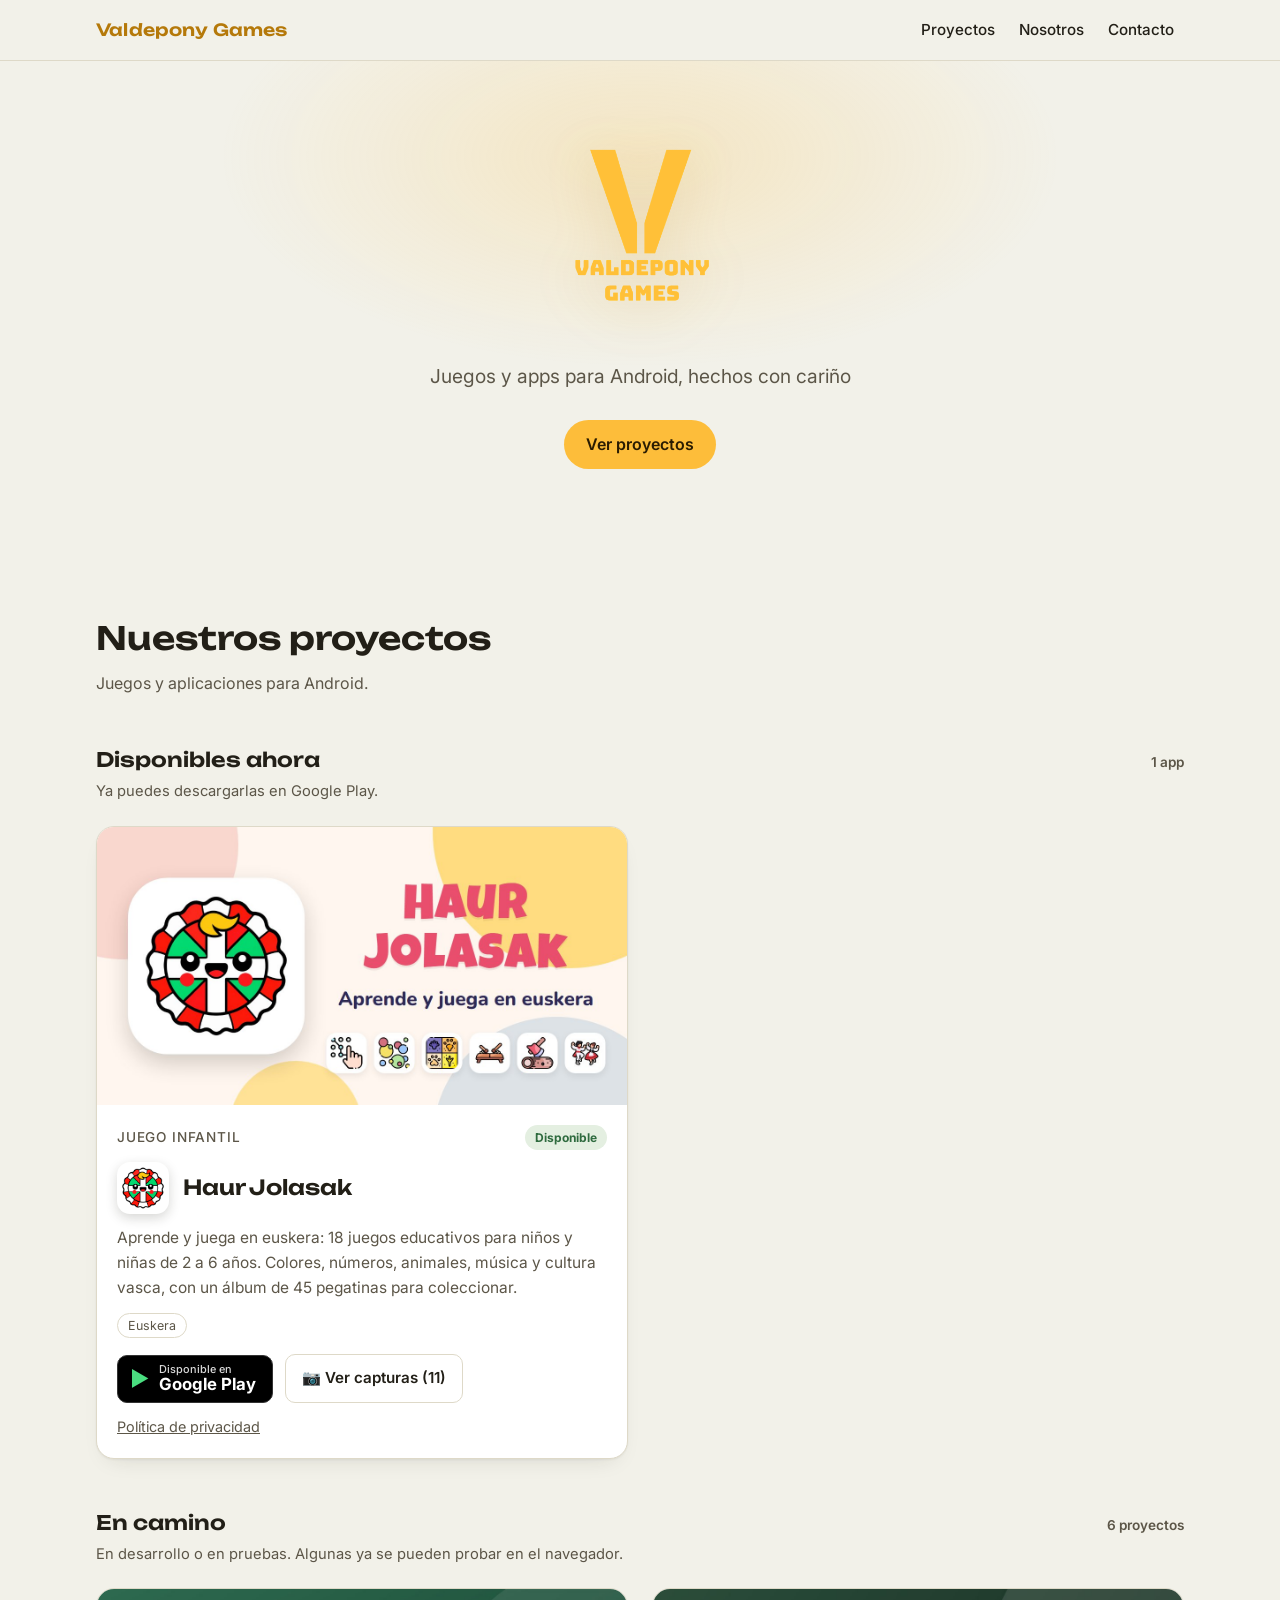
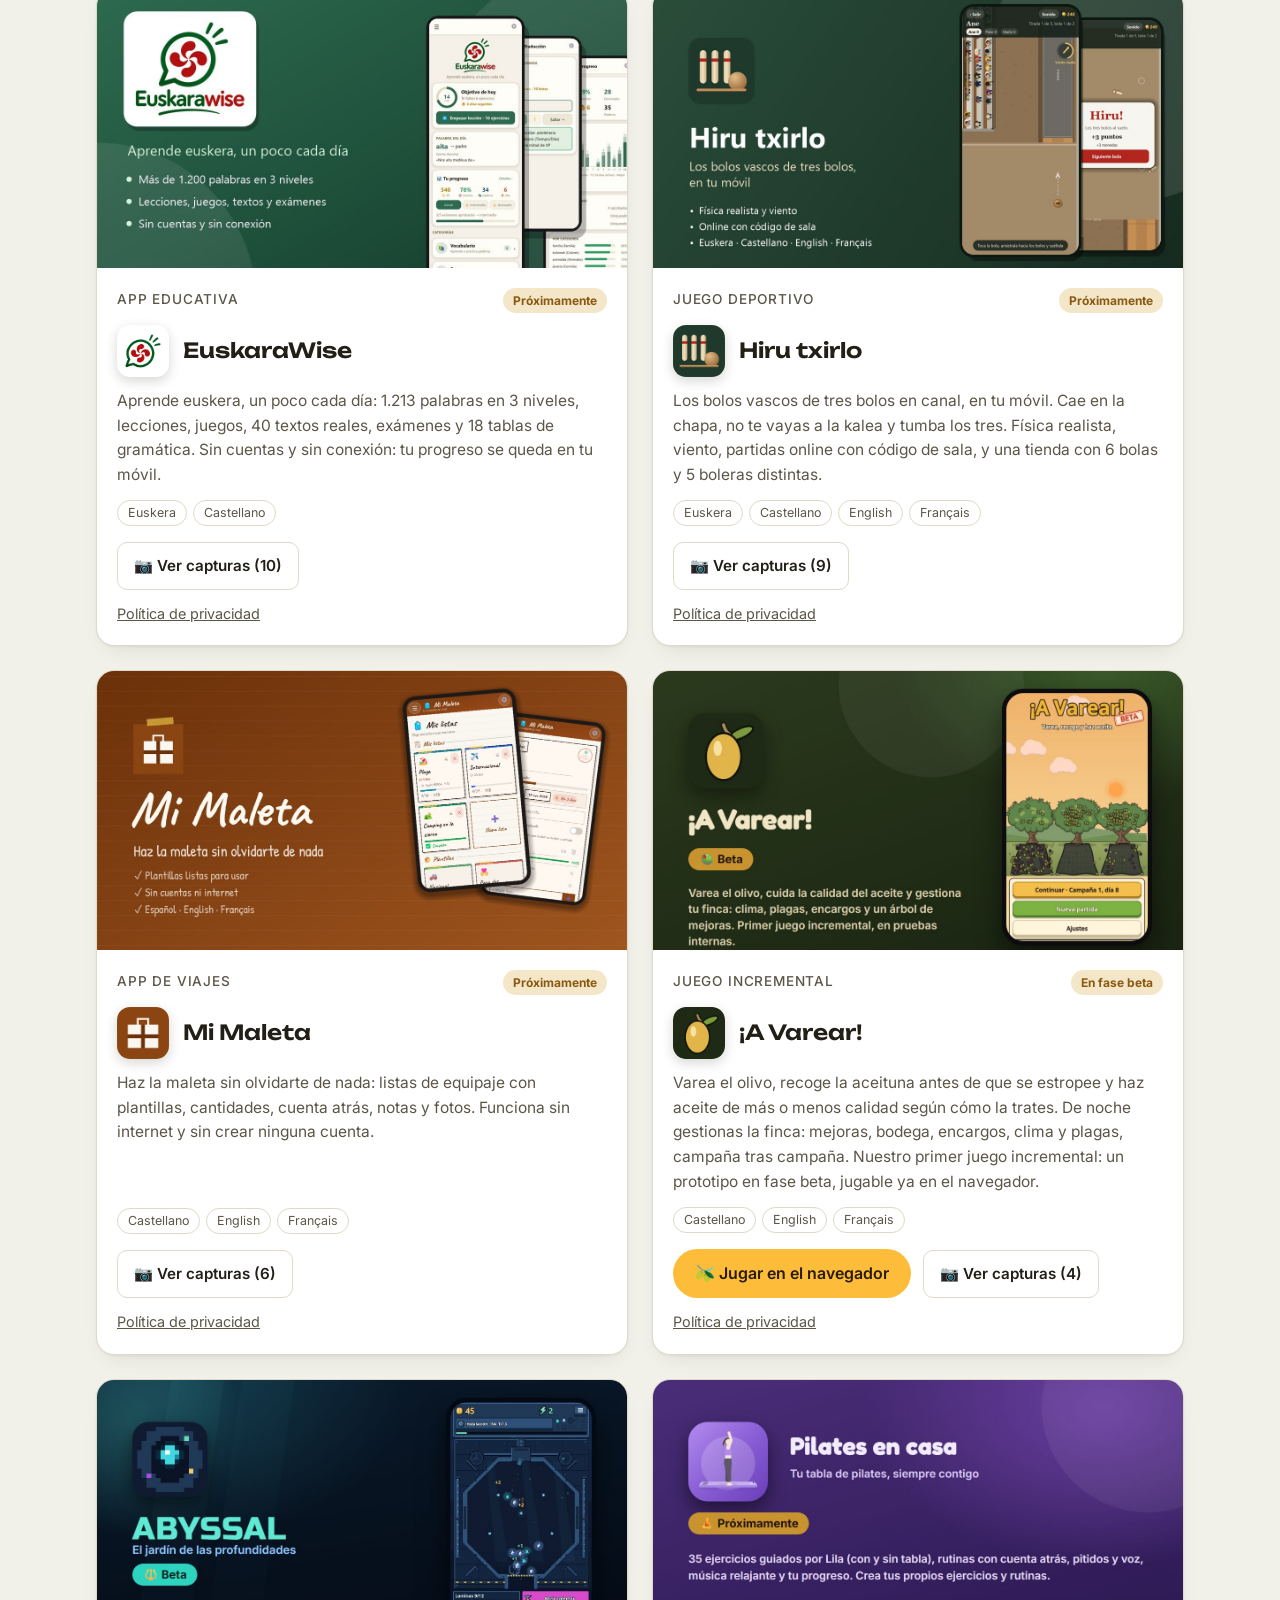
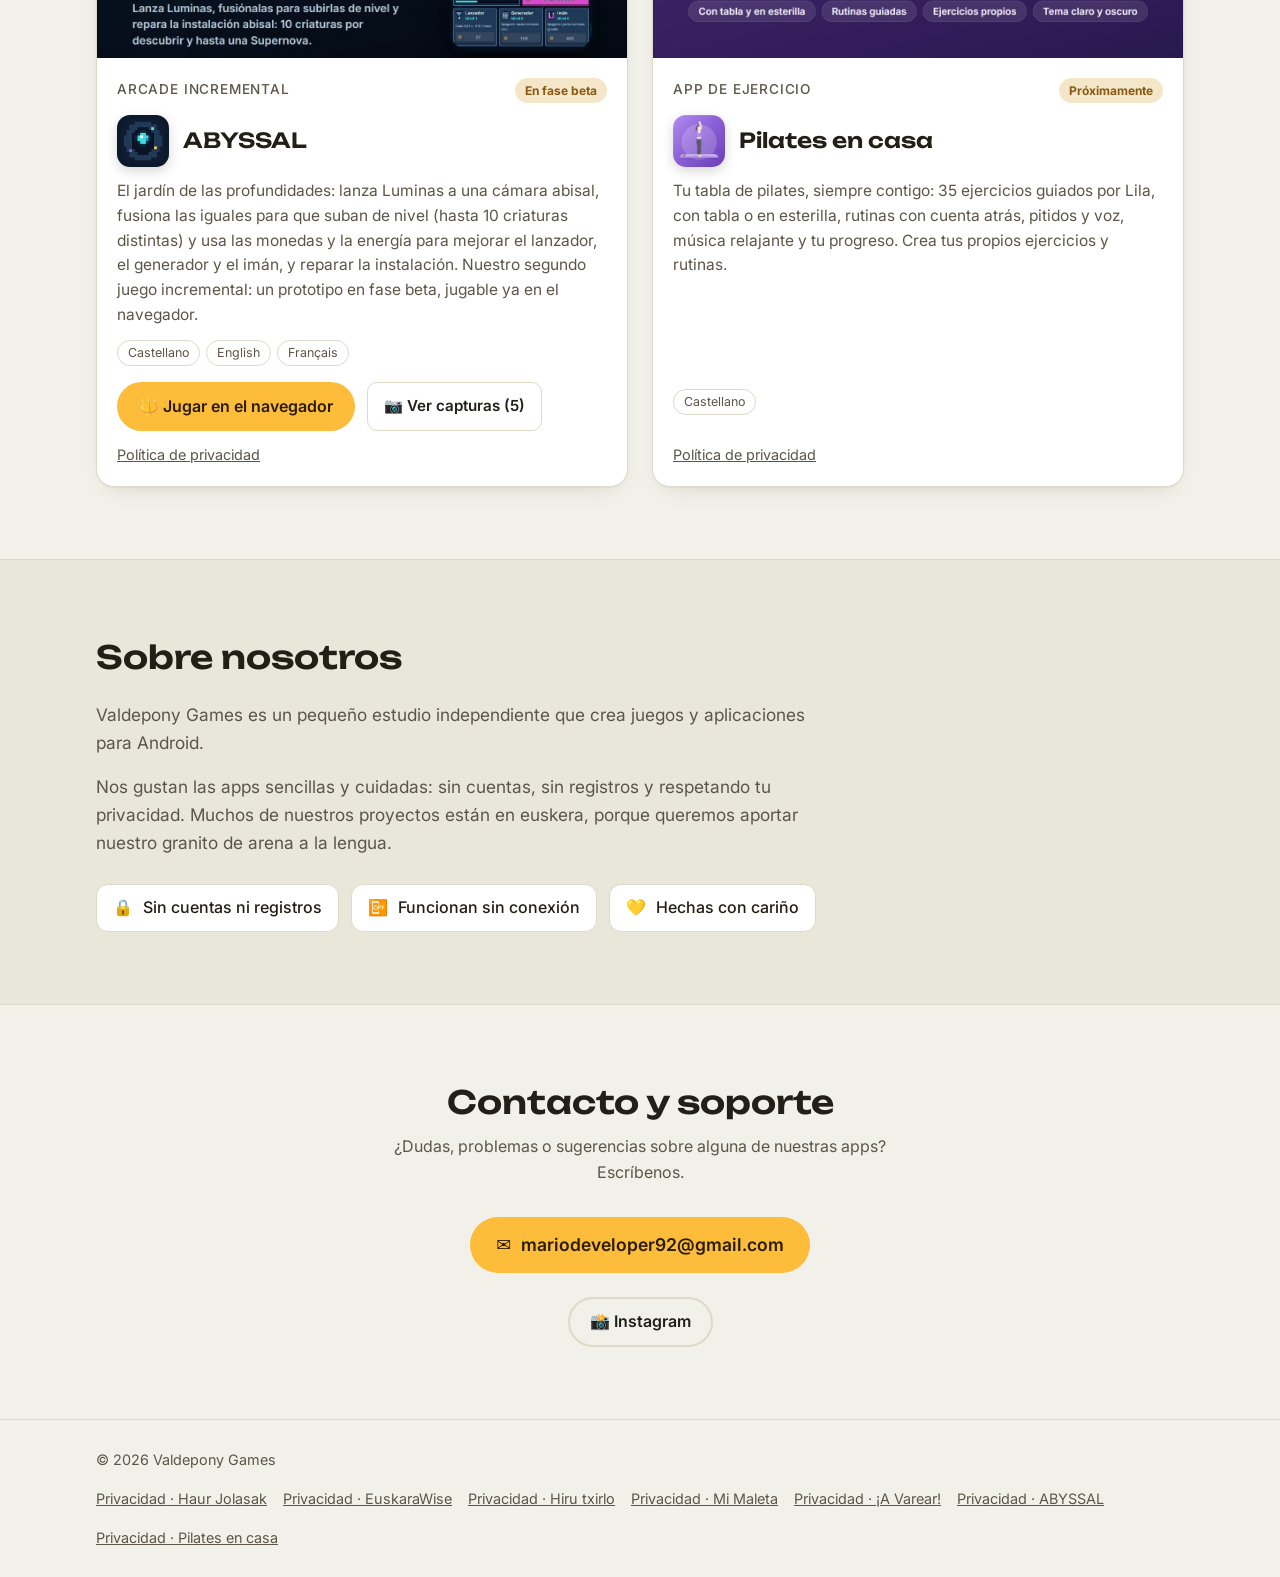
<file: index.html>
<!doctype html>
<html lang="es">
<head>
  <meta charset="utf-8">
  <meta name="viewport" content="width=device-width, initial-scale=1">
  <title>Valdepony Games · Juegos y apps para Android</title>
  <meta name="description" content="Valdepony Games: juegos y aplicaciones para Android. Haur Jolasak, EuskaraWise, Hiru txirlo y Mi Maleta.">
  <meta name="theme-color" content="#f2f1e9">
  <meta property="og:title" content="Valdepony Games">
  <meta property="og:description" content="Juegos y apps para Android, hechos con cariño">
  <meta property="og:image" content="img/logo-valdepony.png">
  <link rel="icon" href="img/favicon.svg" type="image/svg+xml">
  <link rel="preconnect" href="https://fonts.googleapis.com">
  <link rel="preconnect" href="https://fonts.gstatic.com" crossorigin>
  <link href="https://fonts.googleapis.com/css2?family=Unbounded:wght@500;600;700&family=Inter:wght@400;500;600;700&display=swap" rel="stylesheet">
  <link rel="stylesheet" href="css/style.css">
</head>
<body>

  <header class="topbar">
    <div class="wrap topbar__inner">
      <a class="brand" href="#inicio" data-site="developer">Valdepony Games</a>
      <nav class="nav">
        <a href="#proyectos">Proyectos</a>
        <a href="#nosotros">Nosotros</a>
        <a href="#contacto">Contacto</a>
      </nav>
    </div>
  </header>

  <main id="inicio">
    <section class="hero">
      <div class="wrap hero__inner">
        <img class="hero__logo" src="img/logo-valdepony.png" alt="Valdepony Games" width="600" height="848">
        <p class="hero__tagline" id="tagline"></p>
        <div class="hero__actions">
          <a class="btn btn--primary" href="#proyectos">Ver proyectos</a>
          <a class="btn btn--ghost" id="play-dev" href="#" target="_blank" rel="noopener" hidden>Google Play</a>
        </div>
      </div>
    </section>

    <section class="section" id="proyectos">
      <div class="wrap">
        <h2 class="section__title">Nuestros proyectos</h2>
        <p class="section__lead">Juegos y aplicaciones para Android.</p>

        <div class="project-group">
          <div class="project-group__head">
            <h3>Disponibles ahora</h3>
            <span class="project-group__count" id="count-published"></span>
          </div>
          <p class="project-group__sub">Ya puedes descargarlas en Google Play.</p>
          <div class="grid" id="grid-published"></div>
        </div>

        <div class="project-group" id="group-soon">
          <div class="project-group__head">
            <h3>En camino</h3>
            <span class="project-group__count" id="count-soon"></span>
          </div>
          <p class="project-group__sub">En desarrollo o en pruebas. Algunas ya se pueden probar en el navegador.</p>
          <div class="grid" id="grid-soon"></div>
        </div>
      </div>
    </section>

    <section class="section section--alt" id="nosotros">
      <div class="wrap about">
        <h2 class="section__title">Sobre nosotros</h2>
        <div id="about-text"></div>
        <ul class="values">
          <li><span>🔒</span> Sin cuentas ni registros</li>
          <li><span>📴</span> Funcionan sin conexión</li>
          <li><span>💛</span> Hechas con cariño</li>
        </ul>
      </div>
    </section>

    <section class="section" id="contacto">
      <div class="wrap contact">
        <h2 class="section__title">Contacto y soporte</h2>
        <p class="section__lead">¿Dudas, problemas o sugerencias sobre alguna de nuestras apps? Escríbenos.</p>
        <a class="btn btn--primary btn--big" id="email-btn" href="#">✉️ <span data-site="email"></span></a>
        <div class="social" id="social"></div>
      </div>
    </section>
  </main>

  <footer class="footer">
    <div class="wrap footer__inner">
      <p>© <span id="year"></span> <span data-site="developer"></span></p>
      <nav class="footer__links" id="privacy-links" aria-label="Políticas de privacidad"></nav>
    </div>
  </footer>

  <script src="js/config.js"></script>
  <script src="js/main.js"></script>
</body>
</html>
</file>
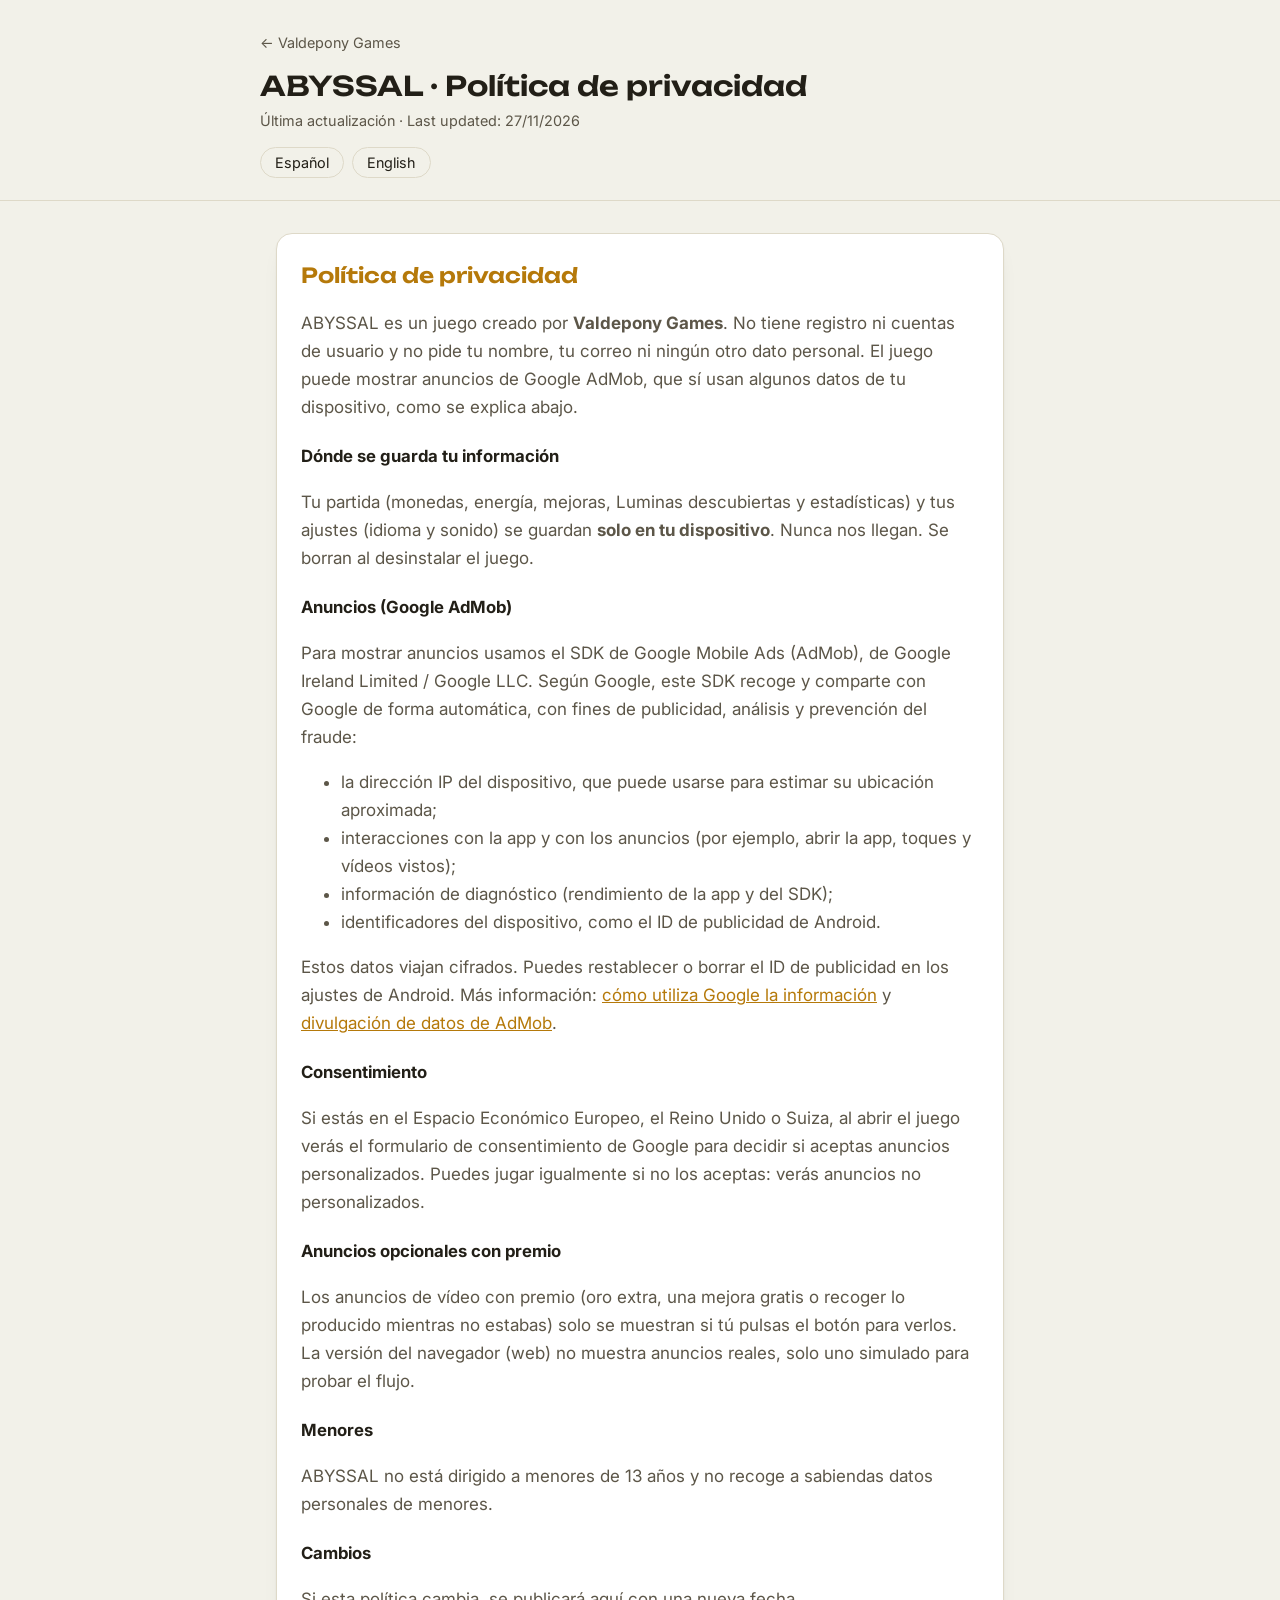
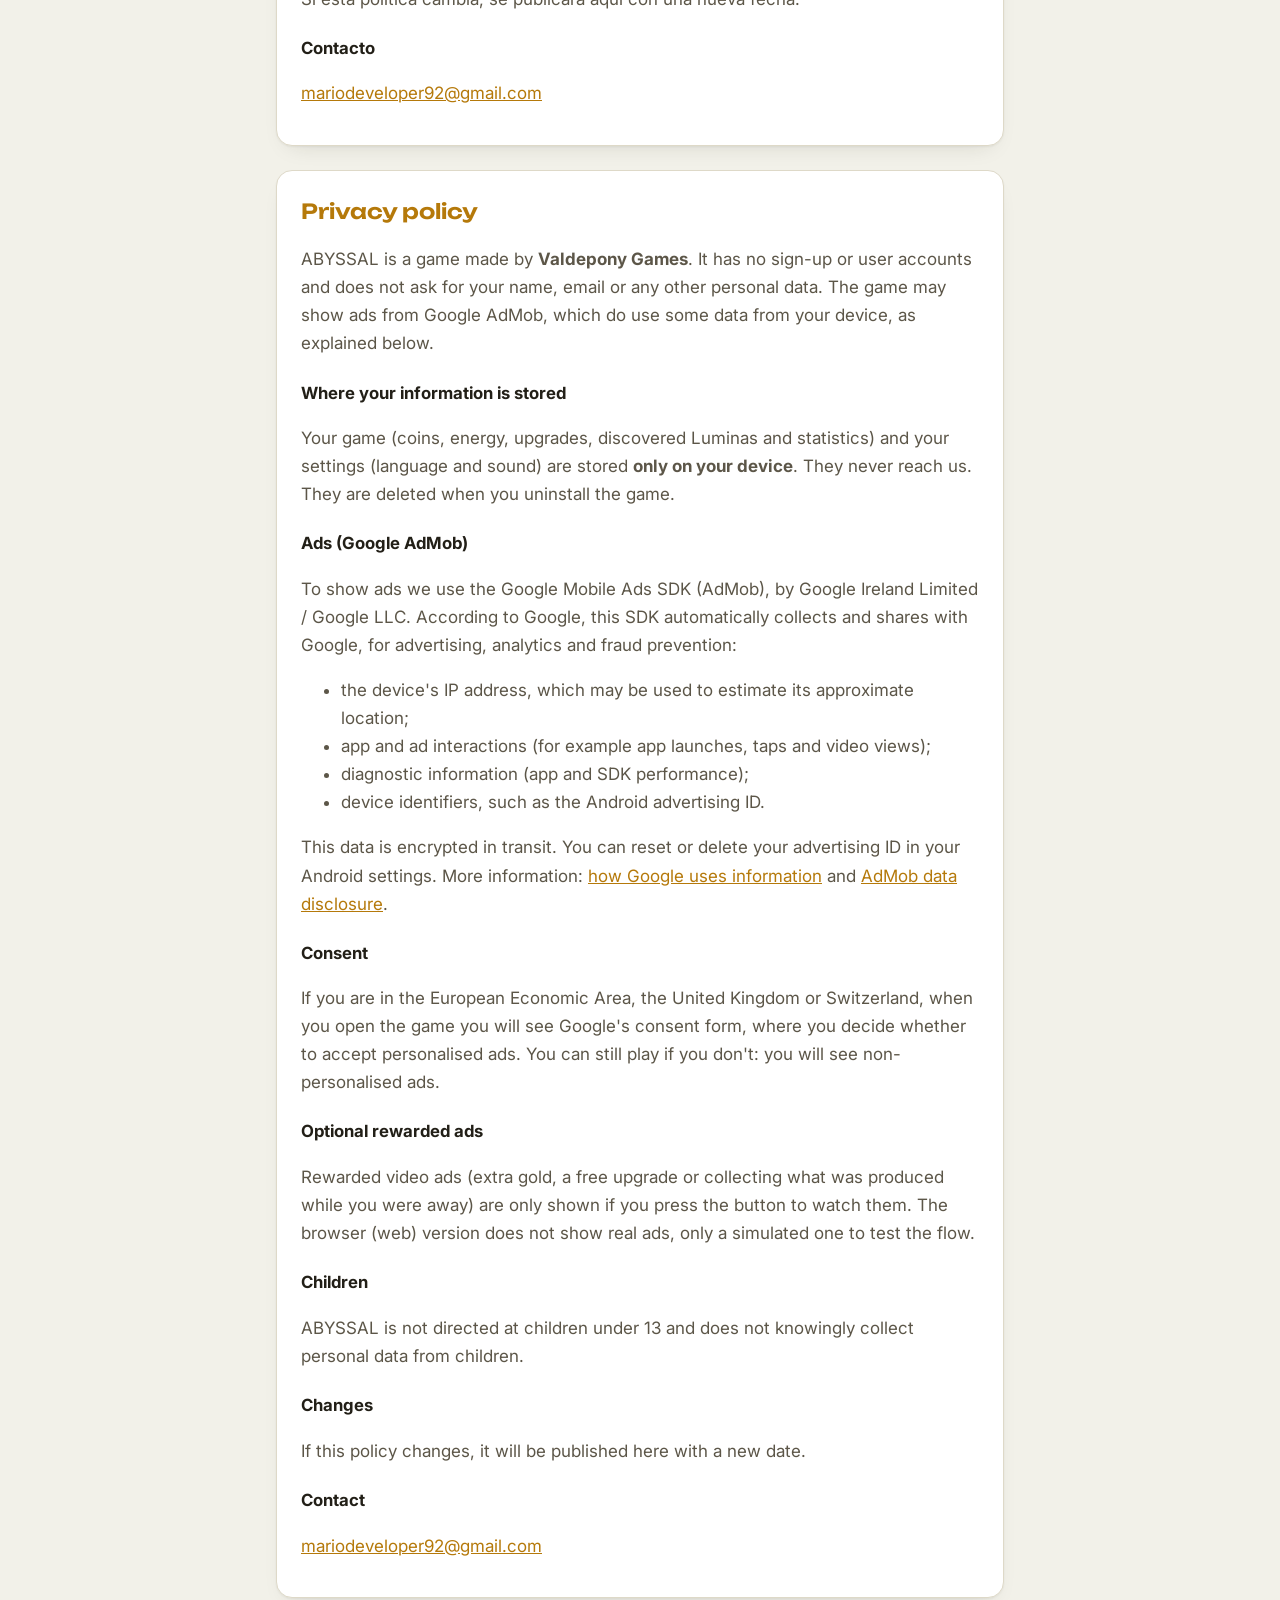
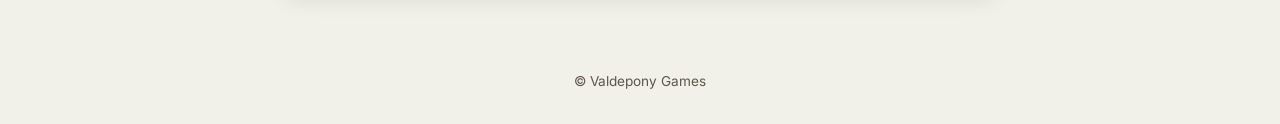
<file: privacidad/abyssal.html>
<!doctype html>
<html lang="es">
<head>
  <meta charset="utf-8">
  <meta name="viewport" content="width=device-width, initial-scale=1">
  <title>ABYSSAL · Política de privacidad / Privacy policy</title>
  <link rel="icon" href="../img/favicon.svg" type="image/svg+xml">
  <link rel="preconnect" href="https://fonts.googleapis.com">
  <link rel="preconnect" href="https://fonts.gstatic.com" crossorigin>
  <link href="https://fonts.googleapis.com/css2?family=Unbounded:wght@600&family=Inter:wght@400;500;600;700&display=swap" rel="stylesheet">
  <link rel="stylesheet" href="../css/privacy.css">
</head>
<body>
<header>
  <div class="in">
    <a class="back" href="../index.html">← <span data-site="developer">Valdepony Games</span></a>
    <h1>ABYSSAL · Política de privacidad</h1>
    <p class="date">Última actualización · Last updated: 27/11/2026</p>
    <nav class="lang"><a href="#es">Español</a><a href="#en">English</a></nav>
  </div>
</header>
<main>

<section id="es" lang="es">
  <h2>Política de privacidad</h2>
  <p>ABYSSAL es un juego creado por <strong data-site="developer">Valdepony Games</strong>. No tiene registro ni cuentas de usuario y no pide tu nombre, tu correo ni ningún otro dato personal. El juego puede mostrar anuncios de Google AdMob, que sí usan algunos datos de tu dispositivo, como se explica abajo.</p>

  <h3>Dónde se guarda tu información</h3>
  <p>Tu partida (monedas, energía, mejoras, Luminas descubiertas y estadísticas) y tus ajustes (idioma y sonido) se guardan <strong>solo en tu dispositivo</strong>. Nunca nos llegan. Se borran al desinstalar el juego.</p>

  <h3>Anuncios (Google AdMob)</h3>
  <p>Para mostrar anuncios usamos el SDK de Google Mobile Ads (AdMob), de Google Ireland Limited / Google LLC. Según Google, este SDK recoge y comparte con Google de forma automática, con fines de publicidad, análisis y prevención del fraude:</p>
  <ul>
    <li>la dirección IP del dispositivo, que puede usarse para estimar su ubicación aproximada;</li>
    <li>interacciones con la app y con los anuncios (por ejemplo, abrir la app, toques y vídeos vistos);</li>
    <li>información de diagnóstico (rendimiento de la app y del SDK);</li>
    <li>identificadores del dispositivo, como el ID de publicidad de Android.</li>
  </ul>
  <p>Estos datos viajan cifrados. Puedes restablecer o borrar el ID de publicidad en los ajustes de Android. Más información: <a href="https://policies.google.com/technologies/partner-sites" target="_blank" rel="noopener">cómo utiliza Google la información</a> y <a href="https://developers.google.com/admob/android/privacy/play-data-disclosure" target="_blank" rel="noopener">divulgación de datos de AdMob</a>.</p>

  <h3>Consentimiento</h3>
  <p>Si estás en el Espacio Económico Europeo, el Reino Unido o Suiza, al abrir el juego verás el formulario de consentimiento de Google para decidir si aceptas anuncios personalizados. Puedes jugar igualmente si no los aceptas: verás anuncios no personalizados.</p>

  <h3>Anuncios opcionales con premio</h3>
  <p>Los anuncios de vídeo con premio (oro extra, una mejora gratis o recoger lo producido mientras no estabas) solo se muestran si tú pulsas el botón para verlos. La versión del navegador (web) no muestra anuncios reales, solo uno simulado para probar el flujo.</p>

  <h3>Menores</h3>
  <p>ABYSSAL no está dirigido a menores de 13 años y no recoge a sabiendas datos personales de menores.</p>

  <h3>Cambios</h3>
  <p>Si esta política cambia, se publicará aquí con una nueva fecha.</p>

  <h3>Contacto</h3>
  <p><a data-site="email" href="mailto:mariodeveloper92@gmail.com">mariodeveloper92@gmail.com</a></p>
</section>

<section id="en" lang="en">
  <h2>Privacy policy</h2>
  <p>ABYSSAL is a game made by <strong data-site="developer">Valdepony Games</strong>. It has no sign-up or user accounts and does not ask for your name, email or any other personal data. The game may show ads from Google AdMob, which do use some data from your device, as explained below.</p>

  <h3>Where your information is stored</h3>
  <p>Your game (coins, energy, upgrades, discovered Luminas and statistics) and your settings (language and sound) are stored <strong>only on your device</strong>. They never reach us. They are deleted when you uninstall the game.</p>

  <h3>Ads (Google AdMob)</h3>
  <p>To show ads we use the Google Mobile Ads SDK (AdMob), by Google Ireland Limited / Google LLC. According to Google, this SDK automatically collects and shares with Google, for advertising, analytics and fraud prevention:</p>
  <ul>
    <li>the device's IP address, which may be used to estimate its approximate location;</li>
    <li>app and ad interactions (for example app launches, taps and video views);</li>
    <li>diagnostic information (app and SDK performance);</li>
    <li>device identifiers, such as the Android advertising ID.</li>
  </ul>
  <p>This data is encrypted in transit. You can reset or delete your advertising ID in your Android settings. More information: <a href="https://policies.google.com/technologies/partner-sites" target="_blank" rel="noopener">how Google uses information</a> and <a href="https://developers.google.com/admob/android/privacy/play-data-disclosure" target="_blank" rel="noopener">AdMob data disclosure</a>.</p>

  <h3>Consent</h3>
  <p>If you are in the European Economic Area, the United Kingdom or Switzerland, when you open the game you will see Google's consent form, where you decide whether to accept personalised ads. You can still play if you don't: you will see non-personalised ads.</p>

  <h3>Optional rewarded ads</h3>
  <p>Rewarded video ads (extra gold, a free upgrade or collecting what was produced while you were away) are only shown if you press the button to watch them. The browser (web) version does not show real ads, only a simulated one to test the flow.</p>

  <h3>Children</h3>
  <p>ABYSSAL is not directed at children under 13 and does not knowingly collect personal data from children.</p>

  <h3>Changes</h3>
  <p>If this policy changes, it will be published here with a new date.</p>

  <h3>Contact</h3>
  <p><a data-site="email" href="mailto:mariodeveloper92@gmail.com">mariodeveloper92@gmail.com</a></p>
</section>

</main>
<footer>© <span data-site="developer">Valdepony Games</span></footer>
<script src="../js/config.js"></script>
<script src="../js/privacy.js"></script>
</body>
</html>
</file>
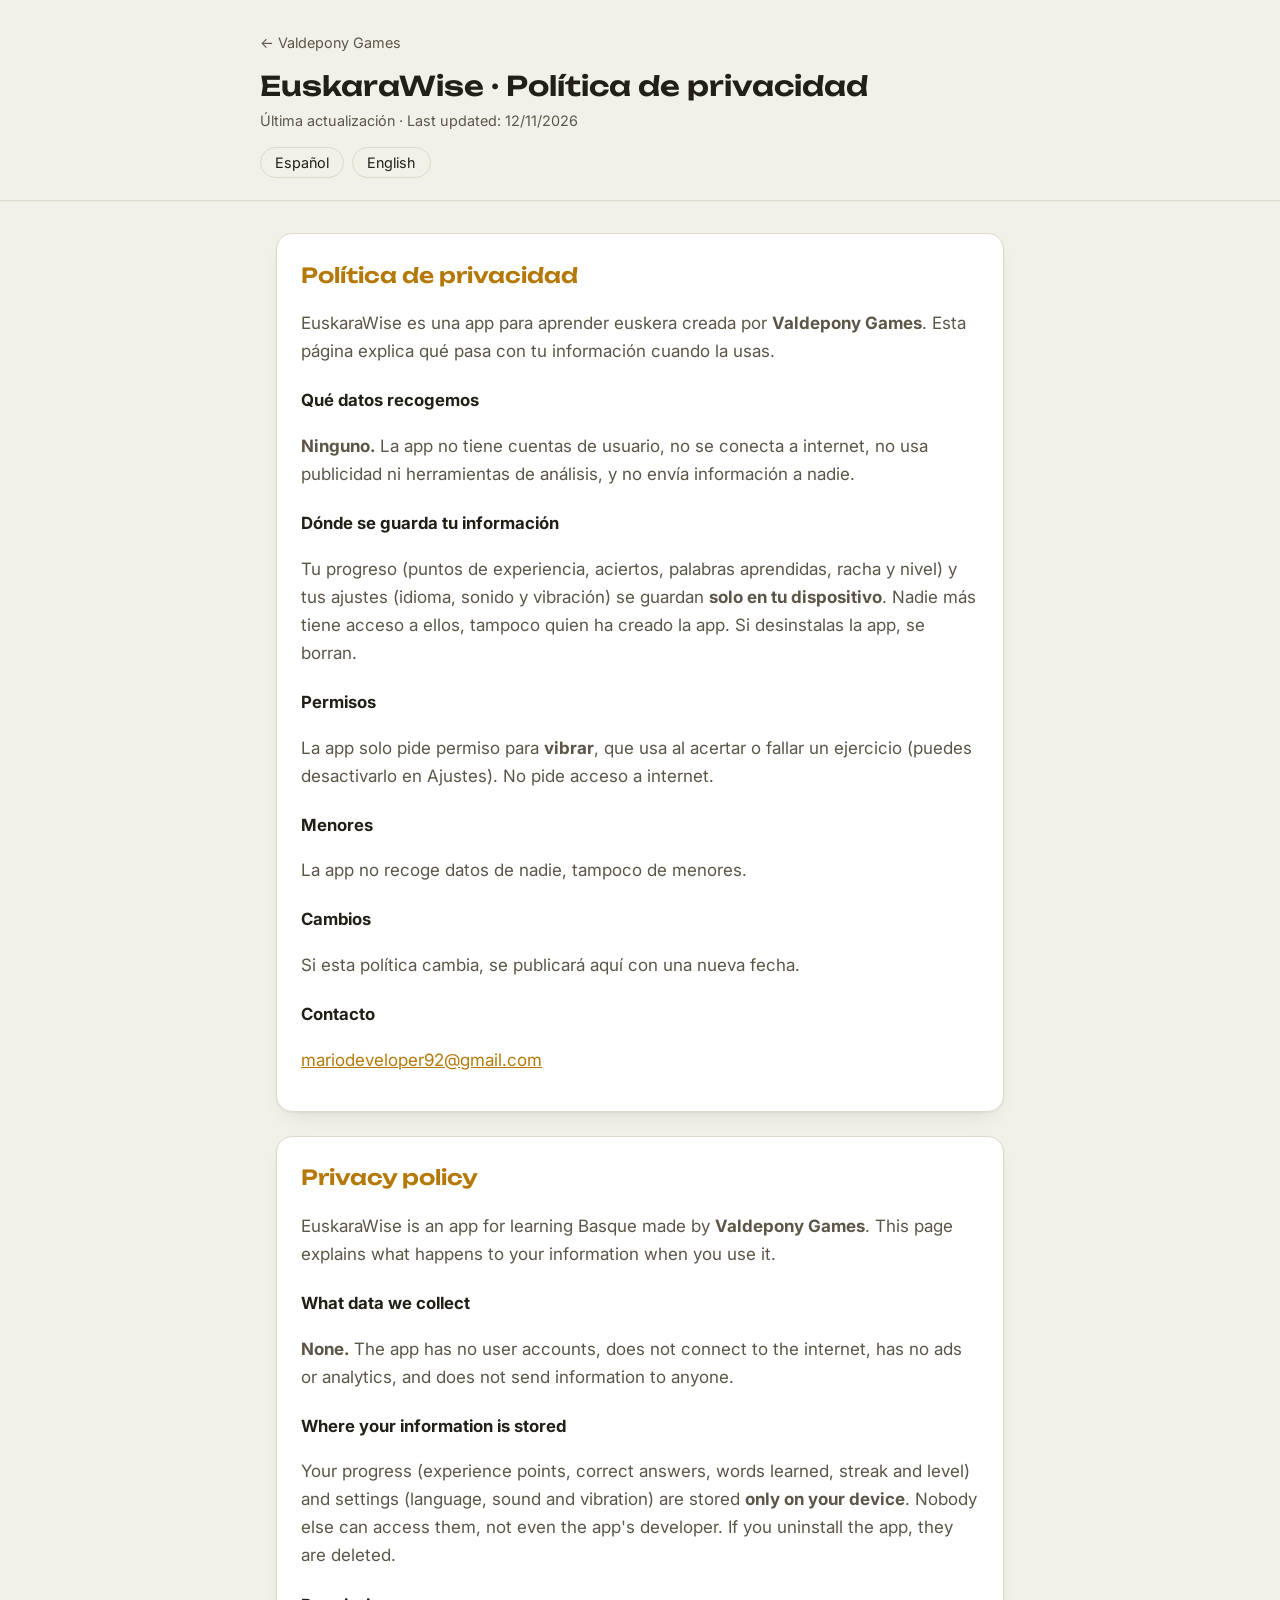
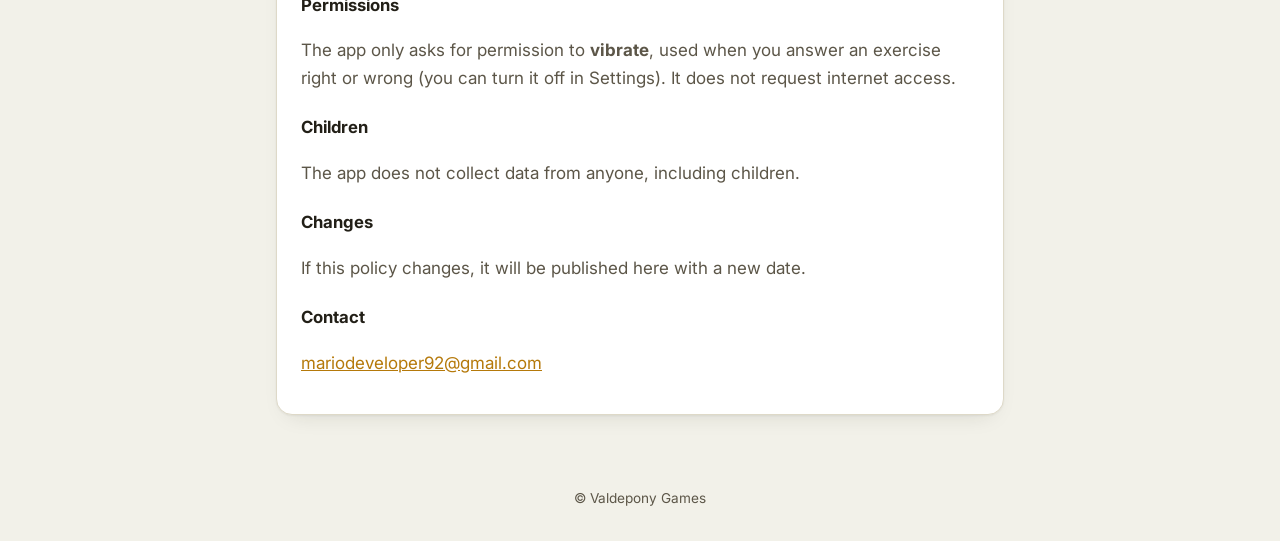
<file: privacidad/euskarawise.html>
<!doctype html>
<html lang="es">
<head>
  <meta charset="utf-8">
  <meta name="viewport" content="width=device-width, initial-scale=1">
  <title>EuskaraWise · Política de privacidad / Privacy policy</title>
  <link rel="icon" href="../img/favicon.svg" type="image/svg+xml">
  <link rel="preconnect" href="https://fonts.googleapis.com">
  <link rel="preconnect" href="https://fonts.gstatic.com" crossorigin>
  <link href="https://fonts.googleapis.com/css2?family=Unbounded:wght@600&family=Inter:wght@400;500;600;700&display=swap" rel="stylesheet">
  <link rel="stylesheet" href="../css/privacy.css">
</head>
<body>
<header>
  <div class="in">
    <a class="back" href="../index.html">← <span data-site="developer">Valdepony Games</span></a>
    <h1>EuskaraWise · Política de privacidad</h1>
    <p class="date">Última actualización · Last updated: 12/11/2026</p>
    <nav class="lang"><a href="#es">Español</a><a href="#en">English</a></nav>
  </div>
</header>
<main>

<section id="es" lang="es">
  <h2>Política de privacidad</h2>
  <p>EuskaraWise es una app para aprender euskera creada por <strong data-site="developer">Valdepony Games</strong>. Esta página explica qué pasa con tu información cuando la usas.</p>

  <h3>Qué datos recogemos</h3>
  <p><strong>Ninguno.</strong> La app no tiene cuentas de usuario, no se conecta a internet, no usa publicidad ni herramientas de análisis, y no envía información a nadie.</p>

  <h3>Dónde se guarda tu información</h3>
  <p>Tu progreso (puntos de experiencia, aciertos, palabras aprendidas, racha y nivel) y tus ajustes (idioma, sonido y vibración) se guardan <strong>solo en tu dispositivo</strong>. Nadie más tiene acceso a ellos, tampoco quien ha creado la app. Si desinstalas la app, se borran.</p>

  <h3>Permisos</h3>
  <p>La app solo pide permiso para <strong>vibrar</strong>, que usa al acertar o fallar un ejercicio (puedes desactivarlo en Ajustes). No pide acceso a internet.</p>

  <h3>Menores</h3>
  <p>La app no recoge datos de nadie, tampoco de menores.</p>

  <h3>Cambios</h3>
  <p>Si esta política cambia, se publicará aquí con una nueva fecha.</p>

  <h3>Contacto</h3>
  <p><a data-site="email" href="mailto:mariodeveloper92@gmail.com">mariodeveloper92@gmail.com</a></p>
</section>

<section id="en" lang="en">
  <h2>Privacy policy</h2>
  <p>EuskaraWise is an app for learning Basque made by <strong data-site="developer">Valdepony Games</strong>. This page explains what happens to your information when you use it.</p>

  <h3>What data we collect</h3>
  <p><strong>None.</strong> The app has no user accounts, does not connect to the internet, has no ads or analytics, and does not send information to anyone.</p>

  <h3>Where your information is stored</h3>
  <p>Your progress (experience points, correct answers, words learned, streak and level) and settings (language, sound and vibration) are stored <strong>only on your device</strong>. Nobody else can access them, not even the app's developer. If you uninstall the app, they are deleted.</p>

  <h3>Permissions</h3>
  <p>The app only asks for permission to <strong>vibrate</strong>, used when you answer an exercise right or wrong (you can turn it off in Settings). It does not request internet access.</p>

  <h3>Children</h3>
  <p>The app does not collect data from anyone, including children.</p>

  <h3>Changes</h3>
  <p>If this policy changes, it will be published here with a new date.</p>

  <h3>Contact</h3>
  <p><a data-site="email" href="mailto:mariodeveloper92@gmail.com">mariodeveloper92@gmail.com</a></p>
</section>

</main>
<footer>© <span data-site="developer">Valdepony Games</span></footer>
<script src="../js/config.js"></script>
<script src="../js/privacy.js"></script>
</body>
</html>
</file>
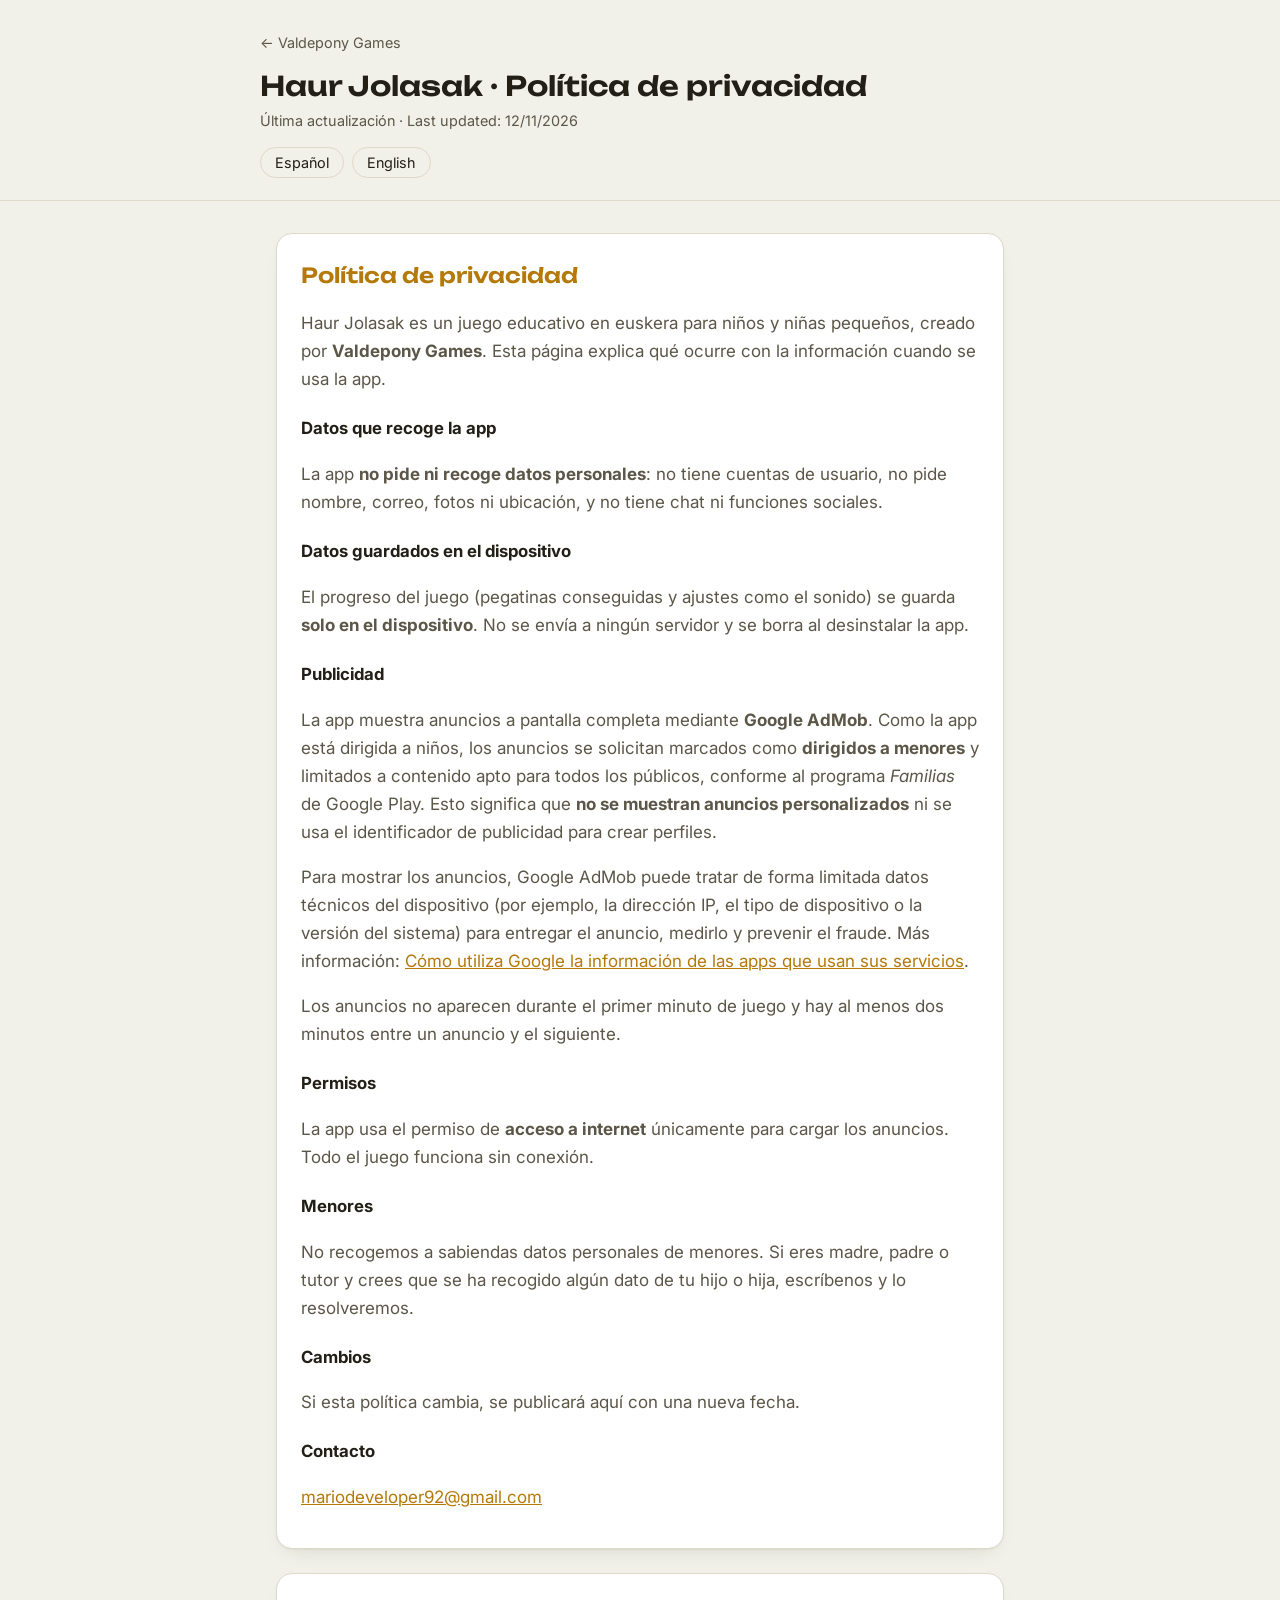
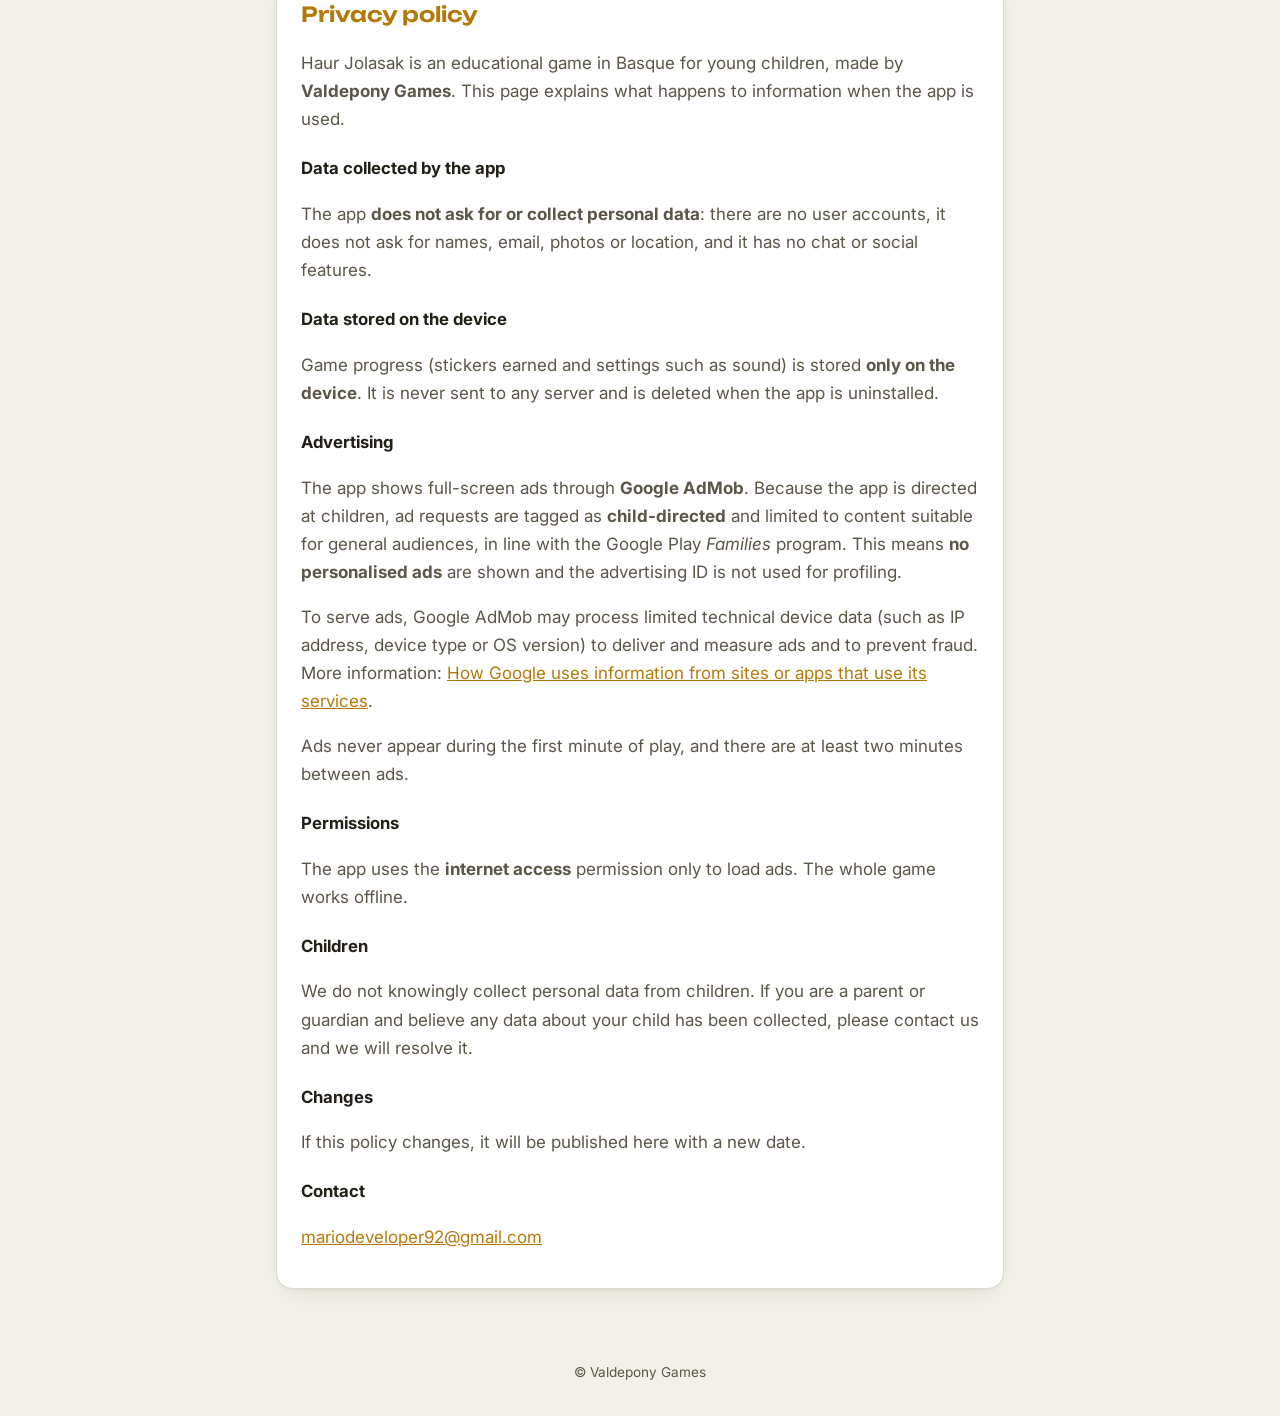
<file: privacidad/haur-jolasak.html>
<!doctype html>
<html lang="es">
<head>
  <meta charset="utf-8">
  <meta name="viewport" content="width=device-width, initial-scale=1">
  <title>Haur Jolasak · Política de privacidad / Privacy policy</title>
  <link rel="icon" href="../img/favicon.svg" type="image/svg+xml">
  <link rel="preconnect" href="https://fonts.googleapis.com">
  <link rel="preconnect" href="https://fonts.gstatic.com" crossorigin>
  <link href="https://fonts.googleapis.com/css2?family=Unbounded:wght@600&family=Inter:wght@400;500;600;700&display=swap" rel="stylesheet">
  <link rel="stylesheet" href="../css/privacy.css">
</head>
<body>
<header>
  <div class="in">
    <a class="back" href="../index.html">← <span data-site="developer">Valdepony Games</span></a>
    <h1>Haur Jolasak · Política de privacidad</h1>
    <p class="date">Última actualización · Last updated: 12/11/2026</p>
    <nav class="lang"><a href="#es">Español</a><a href="#en">English</a></nav>
  </div>
</header>
<main>

<section id="es" lang="es">
  <h2>Política de privacidad</h2>
  <p>Haur Jolasak es un juego educativo en euskera para niños y niñas pequeños, creado por <strong data-site="developer">Valdepony Games</strong>. Esta página explica qué ocurre con la información cuando se usa la app.</p>

  <h3>Datos que recoge la app</h3>
  <p>La app <strong>no pide ni recoge datos personales</strong>: no tiene cuentas de usuario, no pide nombre, correo, fotos ni ubicación, y no tiene chat ni funciones sociales.</p>

  <h3>Datos guardados en el dispositivo</h3>
  <p>El progreso del juego (pegatinas conseguidas y ajustes como el sonido) se guarda <strong>solo en el dispositivo</strong>. No se envía a ningún servidor y se borra al desinstalar la app.</p>

  <h3>Publicidad</h3>
  <p>La app muestra anuncios a pantalla completa mediante <strong>Google AdMob</strong>. Como la app está dirigida a niños, los anuncios se solicitan marcados como <strong>dirigidos a menores</strong> y limitados a contenido apto para todos los públicos, conforme al programa <em>Familias</em> de Google Play. Esto significa que <strong>no se muestran anuncios personalizados</strong> ni se usa el identificador de publicidad para crear perfiles.</p>
  <p>Para mostrar los anuncios, Google AdMob puede tratar de forma limitada datos técnicos del dispositivo (por ejemplo, la dirección IP, el tipo de dispositivo o la versión del sistema) para entregar el anuncio, medirlo y prevenir el fraude. Más información: <a href="https://policies.google.com/technologies/partner-sites" target="_blank" rel="noopener">Cómo utiliza Google la información de las apps que usan sus servicios</a>.</p>
  <p>Los anuncios no aparecen durante el primer minuto de juego y hay al menos dos minutos entre un anuncio y el siguiente.</p>

  <h3>Permisos</h3>
  <p>La app usa el permiso de <strong>acceso a internet</strong> únicamente para cargar los anuncios. Todo el juego funciona sin conexión.</p>

  <h3>Menores</h3>
  <p>No recogemos a sabiendas datos personales de menores. Si eres madre, padre o tutor y crees que se ha recogido algún dato de tu hijo o hija, escríbenos y lo resolveremos.</p>

  <h3>Cambios</h3>
  <p>Si esta política cambia, se publicará aquí con una nueva fecha.</p>

  <h3>Contacto</h3>
  <p><a data-site="email" href="mailto:mariodeveloper92@gmail.com">mariodeveloper92@gmail.com</a></p>
</section>

<section id="en" lang="en">
  <h2>Privacy policy</h2>
  <p>Haur Jolasak is an educational game in Basque for young children, made by <strong data-site="developer">Valdepony Games</strong>. This page explains what happens to information when the app is used.</p>

  <h3>Data collected by the app</h3>
  <p>The app <strong>does not ask for or collect personal data</strong>: there are no user accounts, it does not ask for names, email, photos or location, and it has no chat or social features.</p>

  <h3>Data stored on the device</h3>
  <p>Game progress (stickers earned and settings such as sound) is stored <strong>only on the device</strong>. It is never sent to any server and is deleted when the app is uninstalled.</p>

  <h3>Advertising</h3>
  <p>The app shows full-screen ads through <strong>Google AdMob</strong>. Because the app is directed at children, ad requests are tagged as <strong>child-directed</strong> and limited to content suitable for general audiences, in line with the Google Play <em>Families</em> program. This means <strong>no personalised ads</strong> are shown and the advertising ID is not used for profiling.</p>
  <p>To serve ads, Google AdMob may process limited technical device data (such as IP address, device type or OS version) to deliver and measure ads and to prevent fraud. More information: <a href="https://policies.google.com/technologies/partner-sites" target="_blank" rel="noopener">How Google uses information from sites or apps that use its services</a>.</p>
  <p>Ads never appear during the first minute of play, and there are at least two minutes between ads.</p>

  <h3>Permissions</h3>
  <p>The app uses the <strong>internet access</strong> permission only to load ads. The whole game works offline.</p>

  <h3>Children</h3>
  <p>We do not knowingly collect personal data from children. If you are a parent or guardian and believe any data about your child has been collected, please contact us and we will resolve it.</p>

  <h3>Changes</h3>
  <p>If this policy changes, it will be published here with a new date.</p>

  <h3>Contact</h3>
  <p><a data-site="email" href="mailto:mariodeveloper92@gmail.com">mariodeveloper92@gmail.com</a></p>
</section>

</main>
<footer>© <span data-site="developer">Valdepony Games</span></footer>
<script src="../js/config.js"></script>
<script src="../js/privacy.js"></script>
</body>
</html>
</file>
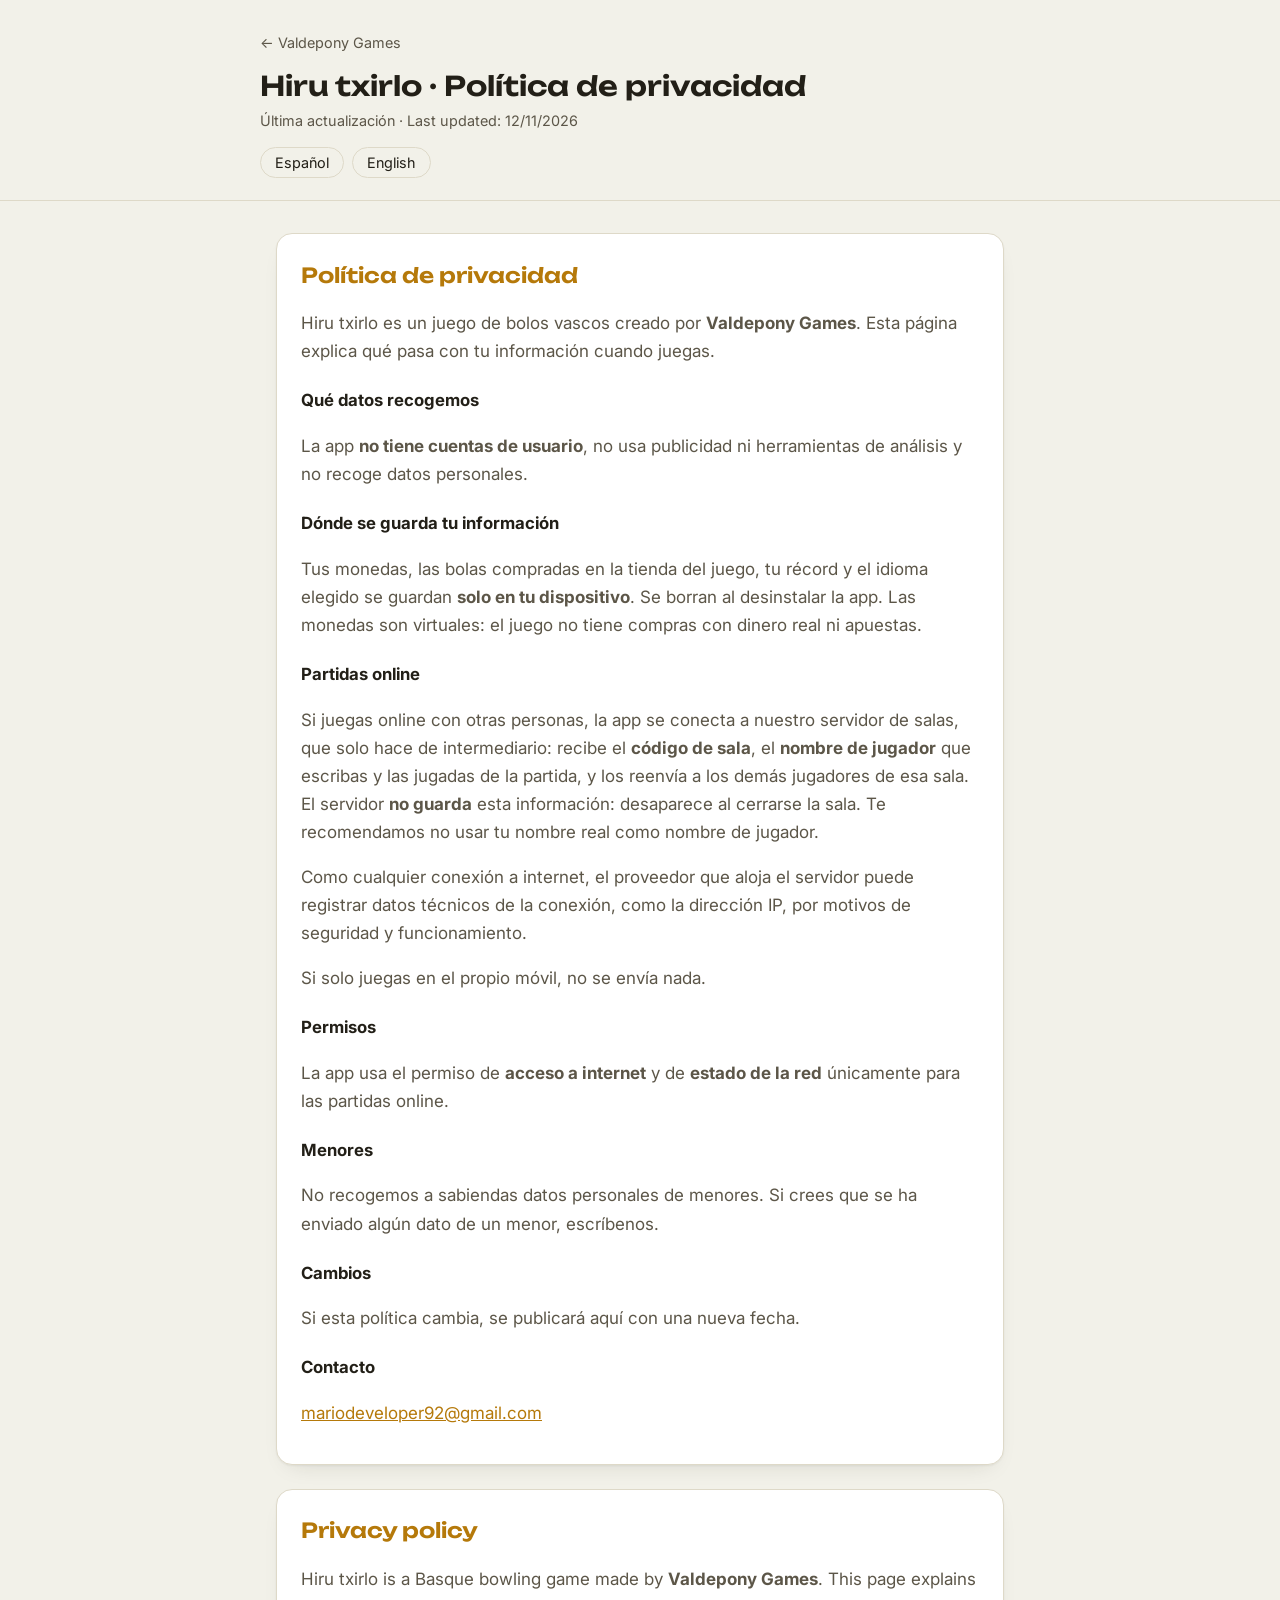
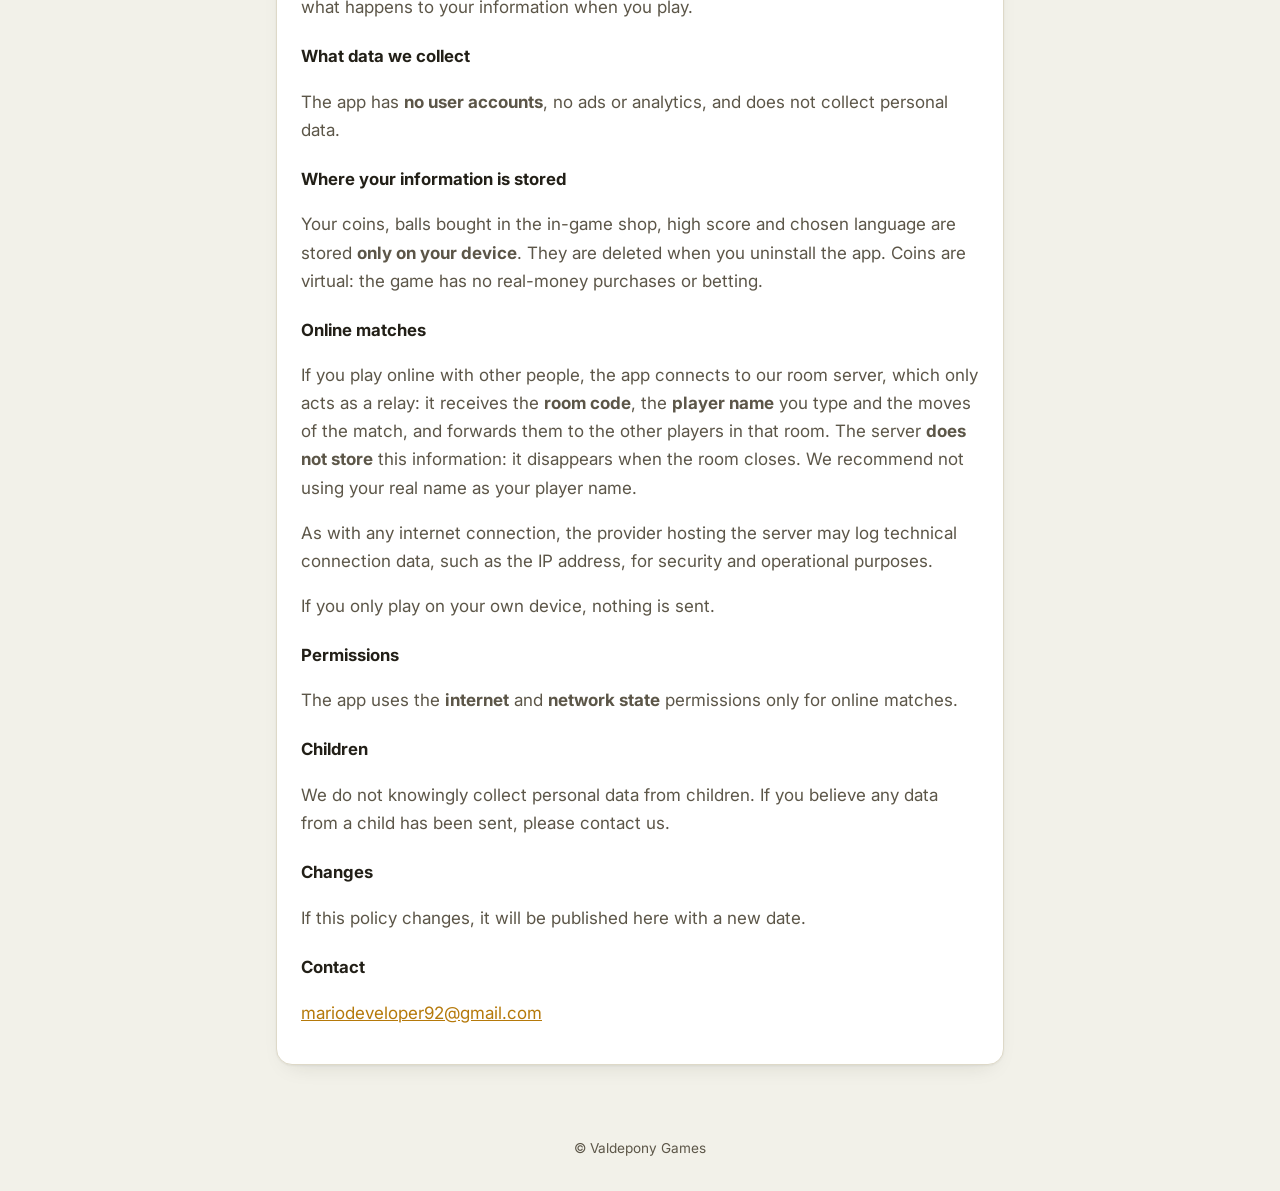
<file: privacidad/hiru-txirlo.html>
<!doctype html>
<html lang="es">
<head>
  <meta charset="utf-8">
  <meta name="viewport" content="width=device-width, initial-scale=1">
  <title>Hiru txirlo · Política de privacidad / Privacy policy</title>
  <link rel="icon" href="../img/favicon.svg" type="image/svg+xml">
  <link rel="preconnect" href="https://fonts.googleapis.com">
  <link rel="preconnect" href="https://fonts.gstatic.com" crossorigin>
  <link href="https://fonts.googleapis.com/css2?family=Unbounded:wght@600&family=Inter:wght@400;500;600;700&display=swap" rel="stylesheet">
  <link rel="stylesheet" href="../css/privacy.css">
</head>
<body>
<header>
  <div class="in">
    <a class="back" href="../index.html">← <span data-site="developer">Valdepony Games</span></a>
    <h1>Hiru txirlo · Política de privacidad</h1>
    <p class="date">Última actualización · Last updated: 12/11/2026</p>
    <nav class="lang"><a href="#es">Español</a><a href="#en">English</a></nav>
  </div>
</header>
<main>

<section id="es" lang="es">
  <h2>Política de privacidad</h2>
  <p>Hiru txirlo es un juego de bolos vascos creado por <strong data-site="developer">Valdepony Games</strong>. Esta página explica qué pasa con tu información cuando juegas.</p>

  <h3>Qué datos recogemos</h3>
  <p>La app <strong>no tiene cuentas de usuario</strong>, no usa publicidad ni herramientas de análisis y no recoge datos personales.</p>

  <h3>Dónde se guarda tu información</h3>
  <p>Tus monedas, las bolas compradas en la tienda del juego, tu récord y el idioma elegido se guardan <strong>solo en tu dispositivo</strong>. Se borran al desinstalar la app. Las monedas son virtuales: el juego no tiene compras con dinero real ni apuestas.</p>

  <h3>Partidas online</h3>
  <p>Si juegas online con otras personas, la app se conecta a nuestro servidor de salas, que solo hace de intermediario: recibe el <strong>código de sala</strong>, el <strong>nombre de jugador</strong> que escribas y las jugadas de la partida, y los reenvía a los demás jugadores de esa sala. El servidor <strong>no guarda</strong> esta información: desaparece al cerrarse la sala. Te recomendamos no usar tu nombre real como nombre de jugador.</p>
  <p>Como cualquier conexión a internet, el proveedor que aloja el servidor puede registrar datos técnicos de la conexión, como la dirección IP, por motivos de seguridad y funcionamiento.</p>
  <p>Si solo juegas en el propio móvil, no se envía nada.</p>

  <h3>Permisos</h3>
  <p>La app usa el permiso de <strong>acceso a internet</strong> y de <strong>estado de la red</strong> únicamente para las partidas online.</p>

  <h3>Menores</h3>
  <p>No recogemos a sabiendas datos personales de menores. Si crees que se ha enviado algún dato de un menor, escríbenos.</p>

  <h3>Cambios</h3>
  <p>Si esta política cambia, se publicará aquí con una nueva fecha.</p>

  <h3>Contacto</h3>
  <p><a data-site="email" href="mailto:mariodeveloper92@gmail.com">mariodeveloper92@gmail.com</a></p>
</section>

<section id="en" lang="en">
  <h2>Privacy policy</h2>
  <p>Hiru txirlo is a Basque bowling game made by <strong data-site="developer">Valdepony Games</strong>. This page explains what happens to your information when you play.</p>

  <h3>What data we collect</h3>
  <p>The app has <strong>no user accounts</strong>, no ads or analytics, and does not collect personal data.</p>

  <h3>Where your information is stored</h3>
  <p>Your coins, balls bought in the in-game shop, high score and chosen language are stored <strong>only on your device</strong>. They are deleted when you uninstall the app. Coins are virtual: the game has no real-money purchases or betting.</p>

  <h3>Online matches</h3>
  <p>If you play online with other people, the app connects to our room server, which only acts as a relay: it receives the <strong>room code</strong>, the <strong>player name</strong> you type and the moves of the match, and forwards them to the other players in that room. The server <strong>does not store</strong> this information: it disappears when the room closes. We recommend not using your real name as your player name.</p>
  <p>As with any internet connection, the provider hosting the server may log technical connection data, such as the IP address, for security and operational purposes.</p>
  <p>If you only play on your own device, nothing is sent.</p>

  <h3>Permissions</h3>
  <p>The app uses the <strong>internet</strong> and <strong>network state</strong> permissions only for online matches.</p>

  <h3>Children</h3>
  <p>We do not knowingly collect personal data from children. If you believe any data from a child has been sent, please contact us.</p>

  <h3>Changes</h3>
  <p>If this policy changes, it will be published here with a new date.</p>

  <h3>Contact</h3>
  <p><a data-site="email" href="mailto:mariodeveloper92@gmail.com">mariodeveloper92@gmail.com</a></p>
</section>

</main>
<footer>© <span data-site="developer">Valdepony Games</span></footer>
<script src="../js/config.js"></script>
<script src="../js/privacy.js"></script>
</body>
</html>
</file>
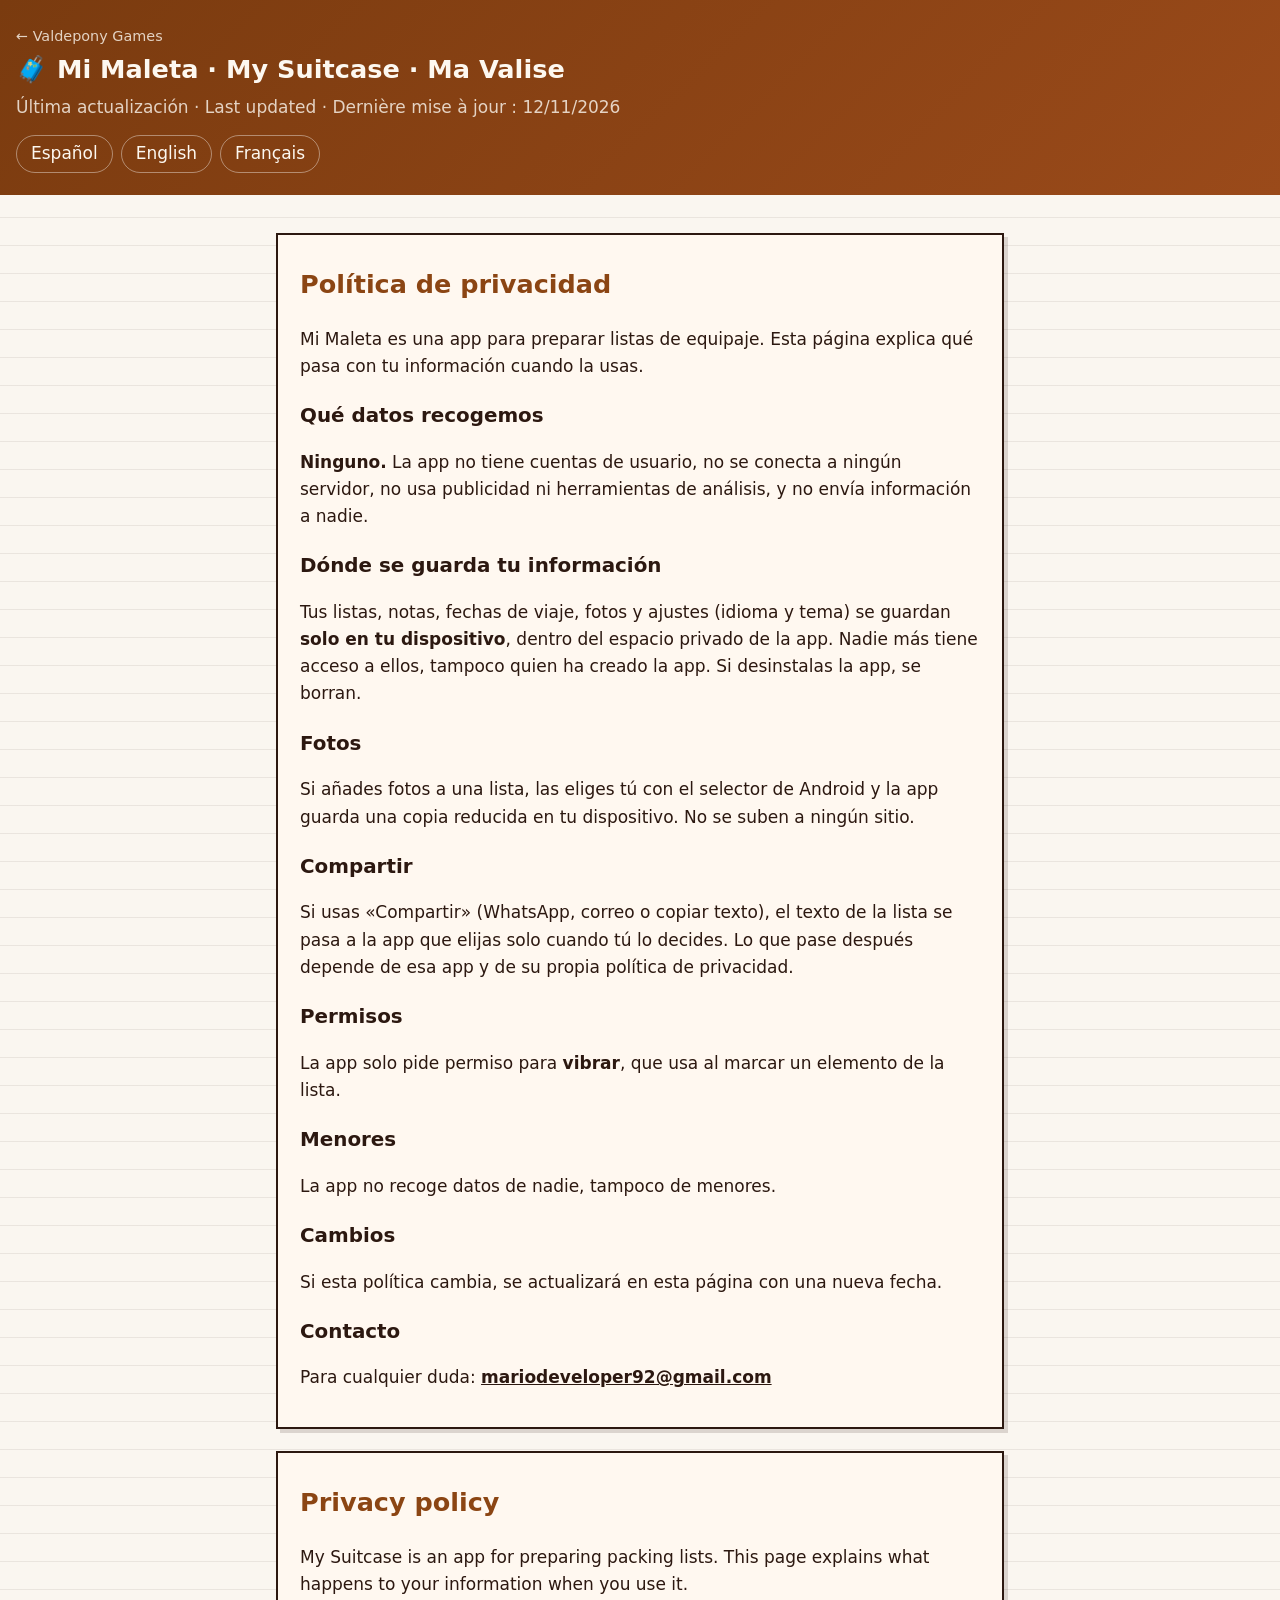
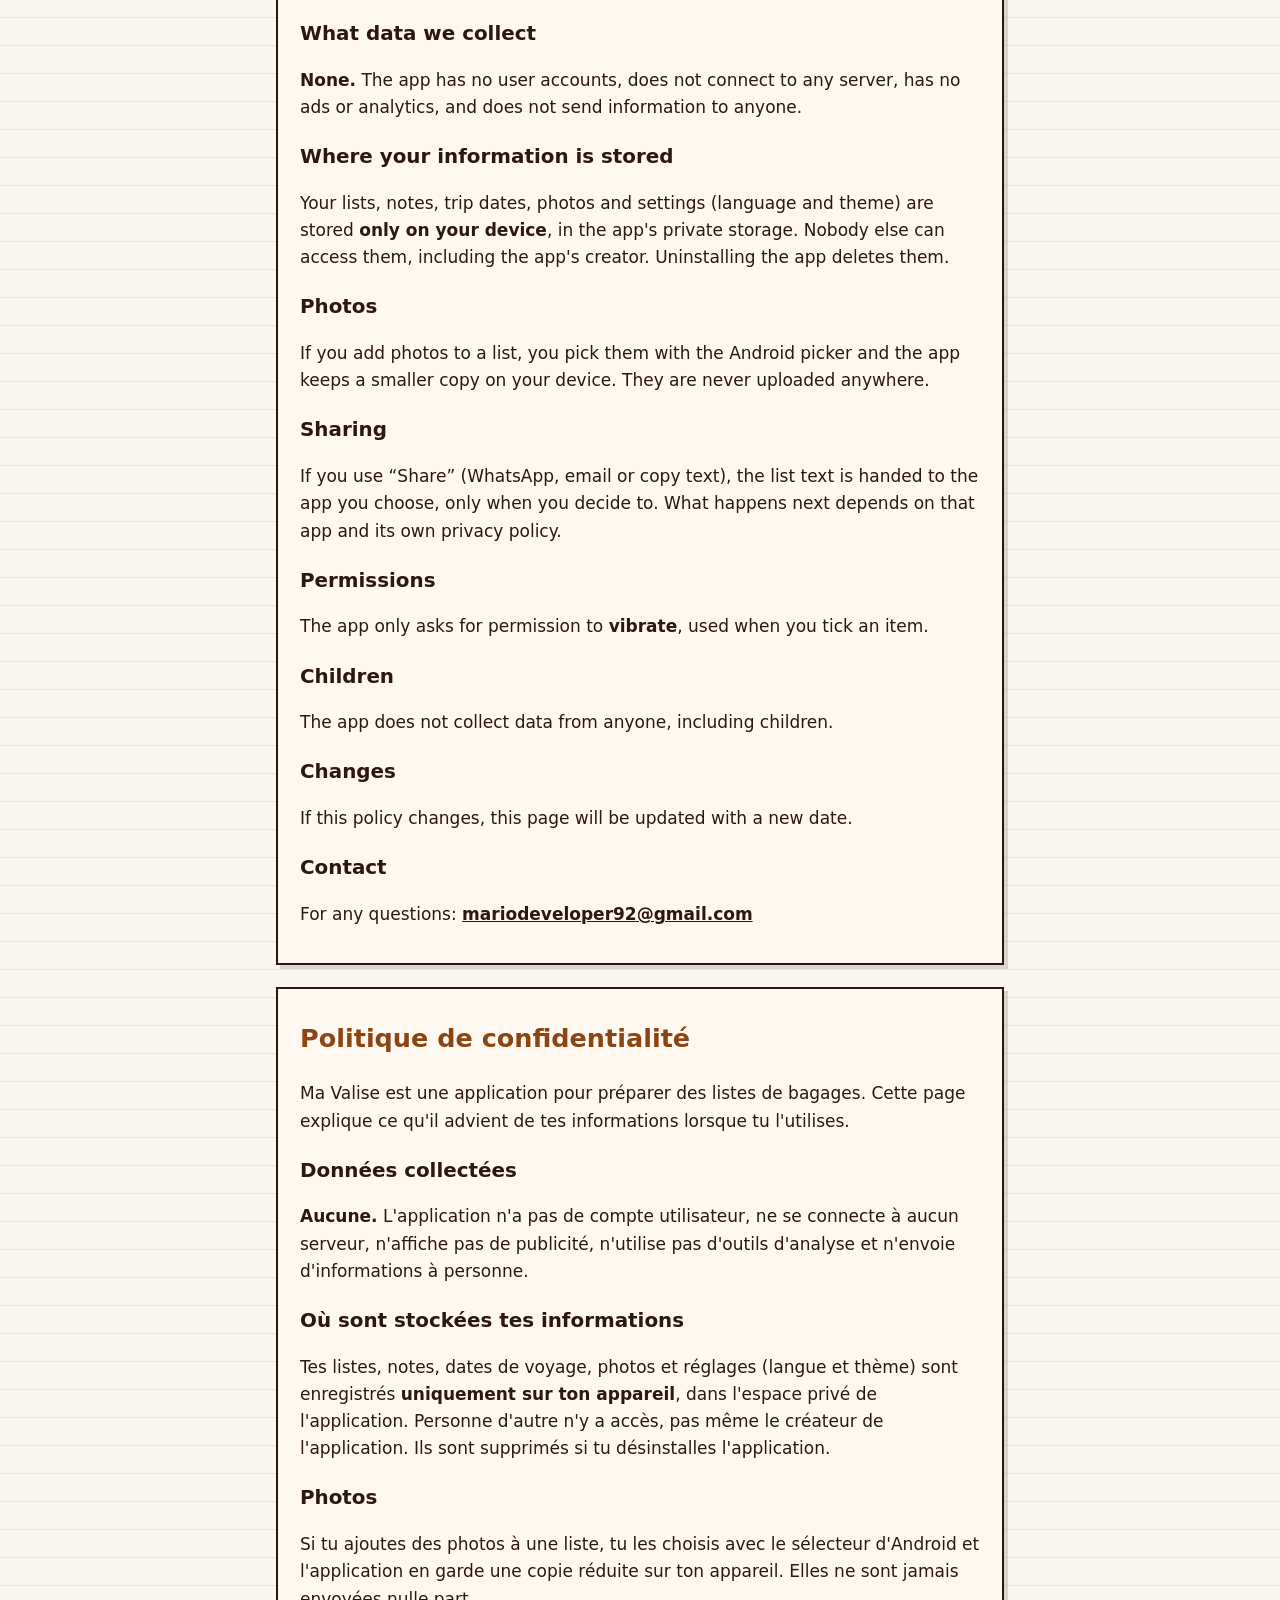
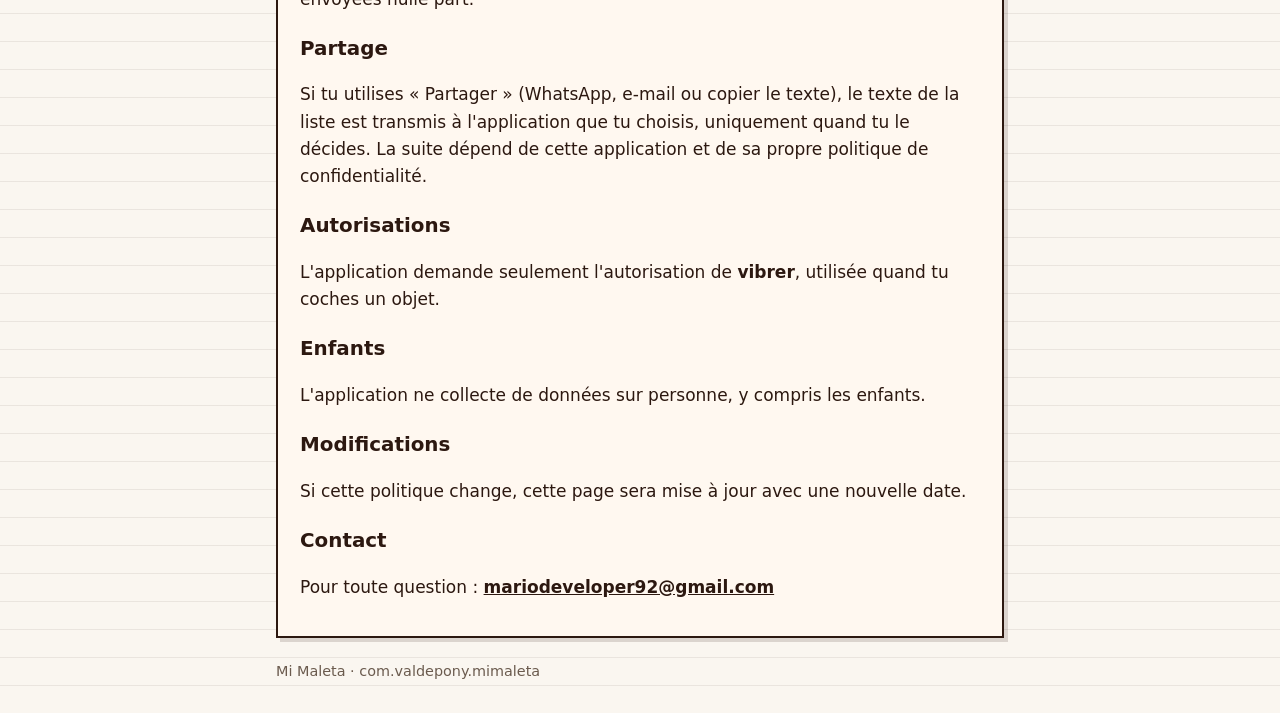
<file: privacidad/mi-maleta.html>
<!doctype html>
<html lang="es">
<head>
<meta charset="utf-8">
<meta name="viewport" content="width=device-width, initial-scale=1">
<title>Mi Maleta · Política de privacidad / Privacy policy / Politique de confidentialité</title>
<style>
  :root { --paper: #faf6f0; --paper2: #fff8f0; --ink: #2c1810; --ink2: #6b5b4e; --brown: #8B4513; --line: rgba(44,24,16,.08); }
  * { box-sizing: border-box; }
  body { margin: 0; background: var(--paper); color: var(--ink); font: 17px/1.6 system-ui, -apple-system, "Segoe UI", Roboto, sans-serif;
         background-image: repeating-linear-gradient(0deg, transparent 0 27px, var(--line) 27px 28px); }
  header { background: linear-gradient(135deg, #7a3b0f, #9a4a1a); color: #fdf8f0; padding: 22px 16px; }
  header h1 { margin: 0; font-size: 1.6rem; }
  header p { margin: 4px 0 0; opacity: .8; }
  nav { display: flex; gap: 8px; flex-wrap: wrap; margin-top: 14px; }
  nav a { color: #fdf8f0; border: 1.5px solid rgba(255,255,255,.4); border-radius: 100px; padding: 4px 14px; text-decoration: none; }
  main { max-width: 760px; margin: 0 auto; padding: 16px; }
  section { background: var(--paper2); border: 2px solid var(--ink); box-shadow: 4px 4px 0 rgba(44,24,16,.15); padding: 8px 22px 18px; margin: 22px 0; }
  h2 { color: var(--brown); }
  h3 { margin-bottom: 4px; }
  .muted { color: var(--ink2); font-size: .9rem; }
</style>
</head>
<body>
<header>
  <a href="../index.html" style="color:#fdf8f0;opacity:.8;font-size:.9rem;text-decoration:none">&larr; <span data-site="developer">Valdepony Games</span></a>
  <h1>🧳 Mi Maleta · My Suitcase · Ma Valise</h1>
  <p>Última actualización · Last updated · Dernière mise à jour : 12/11/2026</p>
  <nav><a href="#es">Español</a><a href="#en">English</a><a href="#fr">Français</a></nav>
</header>
<main>

<section id="es" lang="es">
  <h2>Política de privacidad</h2>
  <p>Mi Maleta es una app para preparar listas de equipaje. Esta página explica qué pasa con tu información cuando la usas.</p>
  <h3>Qué datos recogemos</h3>
  <p><strong>Ninguno.</strong> La app no tiene cuentas de usuario, no se conecta a ningún servidor, no usa publicidad ni herramientas de análisis, y no envía información a nadie.</p>
  <h3>Dónde se guarda tu información</h3>
  <p>Tus listas, notas, fechas de viaje, fotos y ajustes (idioma y tema) se guardan <strong>solo en tu dispositivo</strong>, dentro del espacio privado de la app. Nadie más tiene acceso a ellos, tampoco quien ha creado la app. Si desinstalas la app, se borran.</p>
  <h3>Fotos</h3>
  <p>Si añades fotos a una lista, las eliges tú con el selector de Android y la app guarda una copia reducida en tu dispositivo. No se suben a ningún sitio.</p>
  <h3>Compartir</h3>
  <p>Si usas «Compartir» (WhatsApp, correo o copiar texto), el texto de la lista se pasa a la app que elijas solo cuando tú lo decides. Lo que pase después depende de esa app y de su propia política de privacidad.</p>
  <h3>Permisos</h3>
  <p>La app solo pide permiso para <strong>vibrar</strong>, que usa al marcar un elemento de la lista.</p>
  <h3>Menores</h3>
  <p>La app no recoge datos de nadie, tampoco de menores.</p>
  <h3>Cambios</h3>
  <p>Si esta política cambia, se actualizará en esta página con una nueva fecha.</p>
  <h3>Contacto</h3>
  <p>Para cualquier duda: <a data-site="email" href="mailto:mariodeveloper92@gmail.com" style="color:inherit;font-weight:700">mariodeveloper92@gmail.com</a></p>
</section>

<section id="en" lang="en">
  <h2>Privacy policy</h2>
  <p>My Suitcase is an app for preparing packing lists. This page explains what happens to your information when you use it.</p>
  <h3>What data we collect</h3>
  <p><strong>None.</strong> The app has no user accounts, does not connect to any server, has no ads or analytics, and does not send information to anyone.</p>
  <h3>Where your information is stored</h3>
  <p>Your lists, notes, trip dates, photos and settings (language and theme) are stored <strong>only on your device</strong>, in the app's private storage. Nobody else can access them, including the app's creator. Uninstalling the app deletes them.</p>
  <h3>Photos</h3>
  <p>If you add photos to a list, you pick them with the Android picker and the app keeps a smaller copy on your device. They are never uploaded anywhere.</p>
  <h3>Sharing</h3>
  <p>If you use “Share” (WhatsApp, email or copy text), the list text is handed to the app you choose, only when you decide to. What happens next depends on that app and its own privacy policy.</p>
  <h3>Permissions</h3>
  <p>The app only asks for permission to <strong>vibrate</strong>, used when you tick an item.</p>
  <h3>Children</h3>
  <p>The app does not collect data from anyone, including children.</p>
  <h3>Changes</h3>
  <p>If this policy changes, this page will be updated with a new date.</p>
  <h3>Contact</h3>
  <p>For any questions: <a data-site="email" href="mailto:mariodeveloper92@gmail.com" style="color:inherit;font-weight:700">mariodeveloper92@gmail.com</a></p>
</section>

<section id="fr" lang="fr">
  <h2>Politique de confidentialité</h2>
  <p>Ma Valise est une application pour préparer des listes de bagages. Cette page explique ce qu'il advient de tes informations lorsque tu l'utilises.</p>
  <h3>Données collectées</h3>
  <p><strong>Aucune.</strong> L'application n'a pas de compte utilisateur, ne se connecte à aucun serveur, n'affiche pas de publicité, n'utilise pas d'outils d'analyse et n'envoie d'informations à personne.</p>
  <h3>Où sont stockées tes informations</h3>
  <p>Tes listes, notes, dates de voyage, photos et réglages (langue et thème) sont enregistrés <strong>uniquement sur ton appareil</strong>, dans l'espace privé de l'application. Personne d'autre n'y a accès, pas même le créateur de l'application. Ils sont supprimés si tu désinstalles l'application.</p>
  <h3>Photos</h3>
  <p>Si tu ajoutes des photos à une liste, tu les choisis avec le sélecteur d'Android et l'application en garde une copie réduite sur ton appareil. Elles ne sont jamais envoyées nulle part.</p>
  <h3>Partage</h3>
  <p>Si tu utilises « Partager » (WhatsApp, e-mail ou copier le texte), le texte de la liste est transmis à l'application que tu choisis, uniquement quand tu le décides. La suite dépend de cette application et de sa propre politique de confidentialité.</p>
  <h3>Autorisations</h3>
  <p>L'application demande seulement l'autorisation de <strong>vibrer</strong>, utilisée quand tu coches un objet.</p>
  <h3>Enfants</h3>
  <p>L'application ne collecte de données sur personne, y compris les enfants.</p>
  <h3>Modifications</h3>
  <p>Si cette politique change, cette page sera mise à jour avec une nouvelle date.</p>
  <h3>Contact</h3>
  <p>Pour toute question : <a data-site="email" href="mailto:mariodeveloper92@gmail.com" style="color:inherit;font-weight:700">mariodeveloper92@gmail.com</a></p>
</section>

<p class="muted">Mi Maleta · com.valdepony.mimaleta</p>
</main>
<script src="../js/config.js"></script>
<script src="../js/privacy.js"></script>
</body>
</html>
</file>
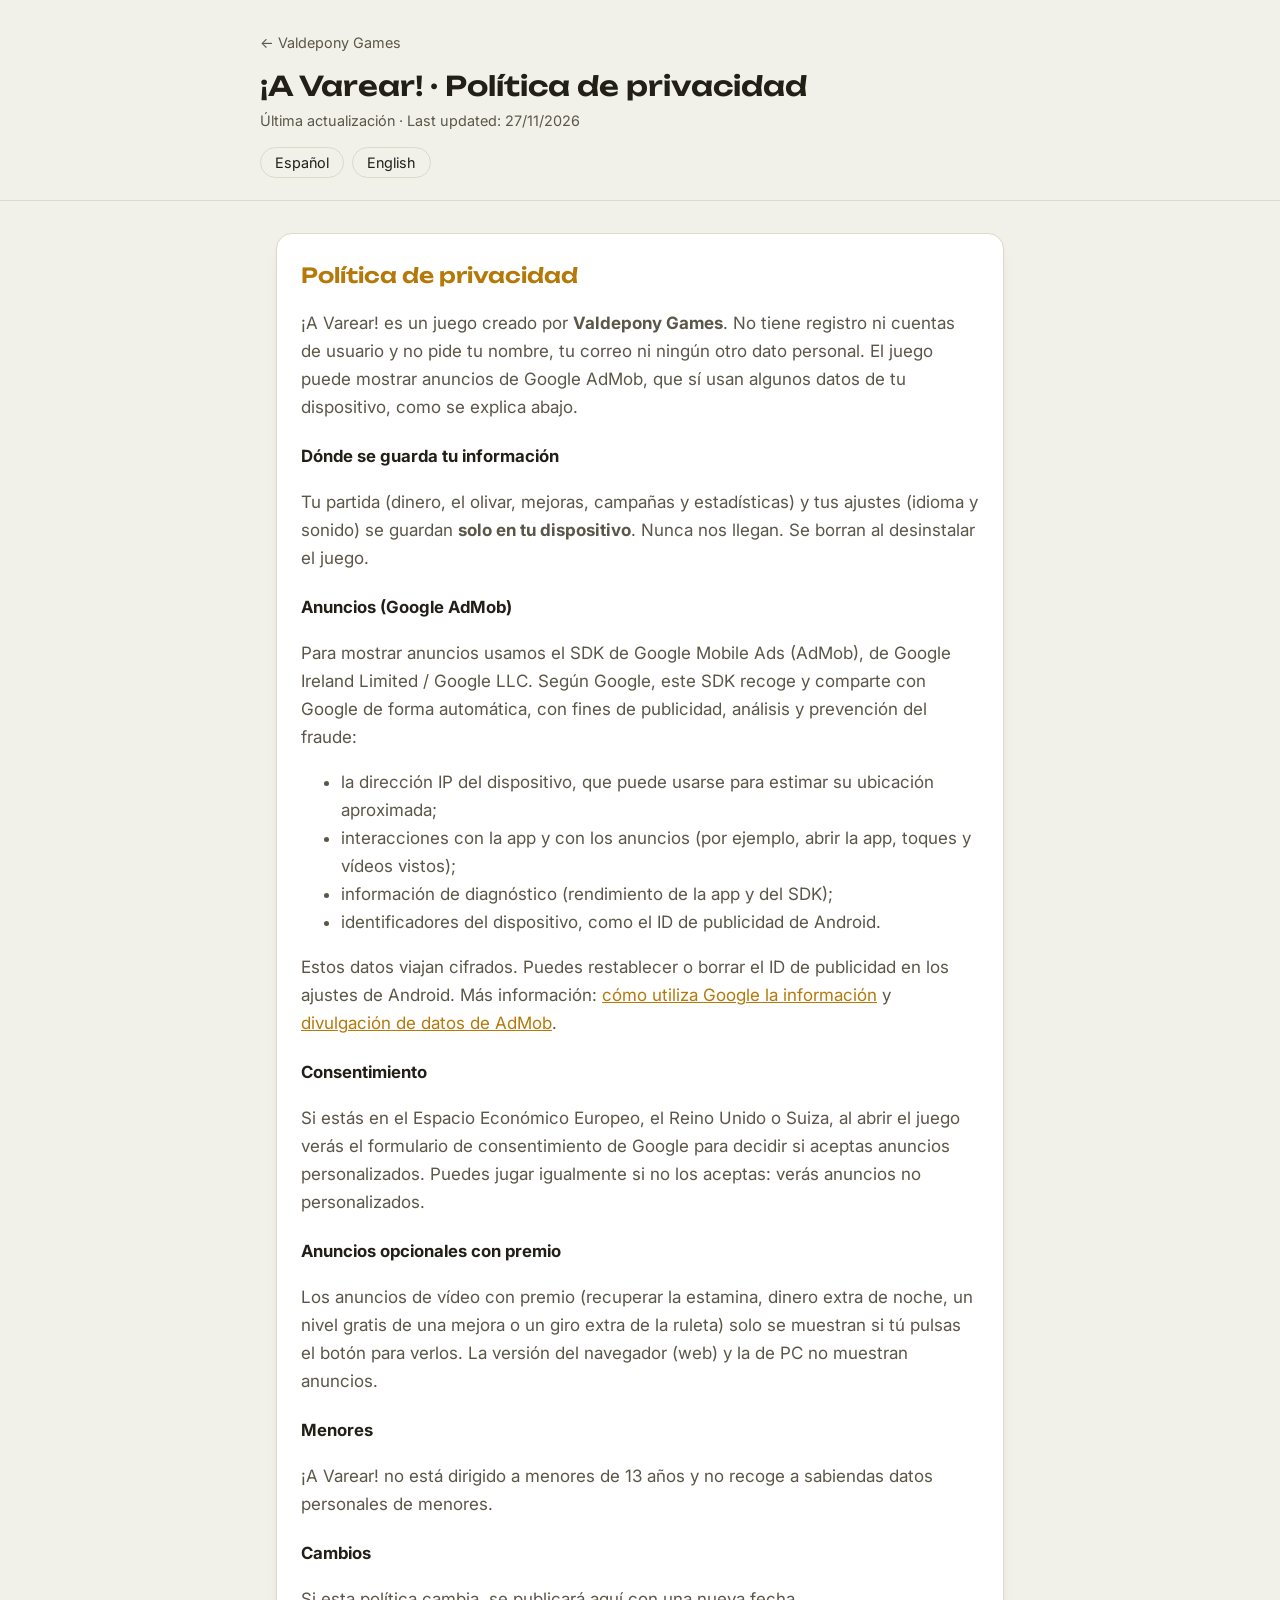
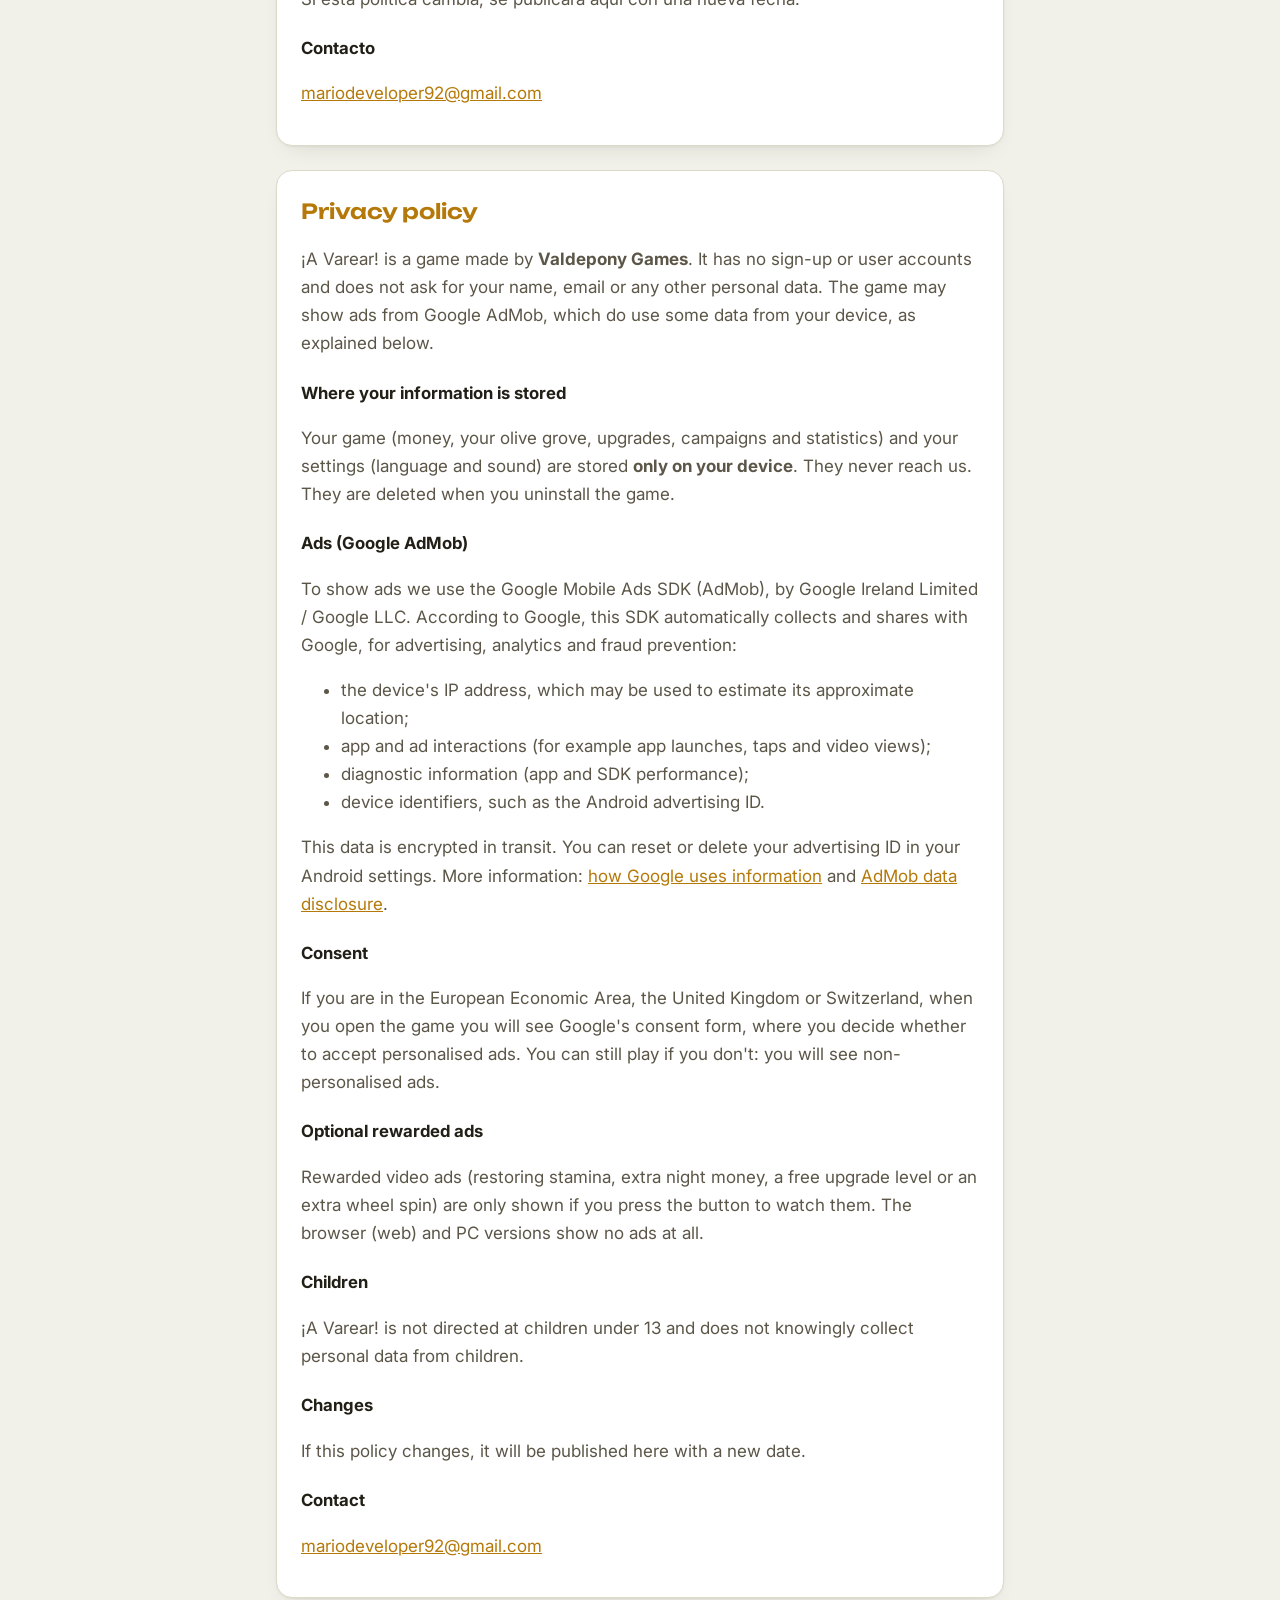
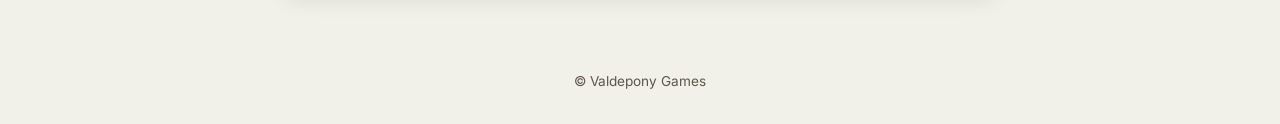
<file: privacidad/olivar-incremental.html>
<!doctype html>
<html lang="es">
<head>
  <meta charset="utf-8">
  <meta name="viewport" content="width=device-width, initial-scale=1">
  <title>¡A Varear! · Política de privacidad / Privacy policy</title>
  <link rel="icon" href="../img/favicon.svg" type="image/svg+xml">
  <link rel="preconnect" href="https://fonts.googleapis.com">
  <link rel="preconnect" href="https://fonts.gstatic.com" crossorigin>
  <link href="https://fonts.googleapis.com/css2?family=Unbounded:wght@600&family=Inter:wght@400;500;600;700&display=swap" rel="stylesheet">
  <link rel="stylesheet" href="../css/privacy.css">
</head>
<body>
<header>
  <div class="in">
    <a class="back" href="../index.html">← <span data-site="developer">Valdepony Games</span></a>
    <h1>¡A Varear! · Política de privacidad</h1>
    <p class="date">Última actualización · Last updated: 27/11/2026</p>
    <nav class="lang"><a href="#es">Español</a><a href="#en">English</a></nav>
  </div>
</header>
<main>

<section id="es" lang="es">
  <h2>Política de privacidad</h2>
  <p>¡A Varear! es un juego creado por <strong data-site="developer">Valdepony Games</strong>. No tiene registro ni cuentas de usuario y no pide tu nombre, tu correo ni ningún otro dato personal. El juego puede mostrar anuncios de Google AdMob, que sí usan algunos datos de tu dispositivo, como se explica abajo.</p>

  <h3>Dónde se guarda tu información</h3>
  <p>Tu partida (dinero, el olivar, mejoras, campañas y estadísticas) y tus ajustes (idioma y sonido) se guardan <strong>solo en tu dispositivo</strong>. Nunca nos llegan. Se borran al desinstalar el juego.</p>

  <h3>Anuncios (Google AdMob)</h3>
  <p>Para mostrar anuncios usamos el SDK de Google Mobile Ads (AdMob), de Google Ireland Limited / Google LLC. Según Google, este SDK recoge y comparte con Google de forma automática, con fines de publicidad, análisis y prevención del fraude:</p>
  <ul>
    <li>la dirección IP del dispositivo, que puede usarse para estimar su ubicación aproximada;</li>
    <li>interacciones con la app y con los anuncios (por ejemplo, abrir la app, toques y vídeos vistos);</li>
    <li>información de diagnóstico (rendimiento de la app y del SDK);</li>
    <li>identificadores del dispositivo, como el ID de publicidad de Android.</li>
  </ul>
  <p>Estos datos viajan cifrados. Puedes restablecer o borrar el ID de publicidad en los ajustes de Android. Más información: <a href="https://policies.google.com/technologies/partner-sites" target="_blank" rel="noopener">cómo utiliza Google la información</a> y <a href="https://developers.google.com/admob/android/privacy/play-data-disclosure" target="_blank" rel="noopener">divulgación de datos de AdMob</a>.</p>

  <h3>Consentimiento</h3>
  <p>Si estás en el Espacio Económico Europeo, el Reino Unido o Suiza, al abrir el juego verás el formulario de consentimiento de Google para decidir si aceptas anuncios personalizados. Puedes jugar igualmente si no los aceptas: verás anuncios no personalizados.</p>

  <h3>Anuncios opcionales con premio</h3>
  <p>Los anuncios de vídeo con premio (recuperar la estamina, dinero extra de noche, un nivel gratis de una mejora o un giro extra de la ruleta) solo se muestran si tú pulsas el botón para verlos. La versión del navegador (web) y la de PC no muestran anuncios.</p>

  <h3>Menores</h3>
  <p>¡A Varear! no está dirigido a menores de 13 años y no recoge a sabiendas datos personales de menores.</p>

  <h3>Cambios</h3>
  <p>Si esta política cambia, se publicará aquí con una nueva fecha.</p>

  <h3>Contacto</h3>
  <p><a data-site="email" href="mailto:mariodeveloper92@gmail.com">mariodeveloper92@gmail.com</a></p>
</section>

<section id="en" lang="en">
  <h2>Privacy policy</h2>
  <p>¡A Varear! is a game made by <strong data-site="developer">Valdepony Games</strong>. It has no sign-up or user accounts and does not ask for your name, email or any other personal data. The game may show ads from Google AdMob, which do use some data from your device, as explained below.</p>

  <h3>Where your information is stored</h3>
  <p>Your game (money, your olive grove, upgrades, campaigns and statistics) and your settings (language and sound) are stored <strong>only on your device</strong>. They never reach us. They are deleted when you uninstall the game.</p>

  <h3>Ads (Google AdMob)</h3>
  <p>To show ads we use the Google Mobile Ads SDK (AdMob), by Google Ireland Limited / Google LLC. According to Google, this SDK automatically collects and shares with Google, for advertising, analytics and fraud prevention:</p>
  <ul>
    <li>the device's IP address, which may be used to estimate its approximate location;</li>
    <li>app and ad interactions (for example app launches, taps and video views);</li>
    <li>diagnostic information (app and SDK performance);</li>
    <li>device identifiers, such as the Android advertising ID.</li>
  </ul>
  <p>This data is encrypted in transit. You can reset or delete your advertising ID in your Android settings. More information: <a href="https://policies.google.com/technologies/partner-sites" target="_blank" rel="noopener">how Google uses information</a> and <a href="https://developers.google.com/admob/android/privacy/play-data-disclosure" target="_blank" rel="noopener">AdMob data disclosure</a>.</p>

  <h3>Consent</h3>
  <p>If you are in the European Economic Area, the United Kingdom or Switzerland, when you open the game you will see Google's consent form, where you decide whether to accept personalised ads. You can still play if you don't: you will see non-personalised ads.</p>

  <h3>Optional rewarded ads</h3>
  <p>Rewarded video ads (restoring stamina, extra night money, a free upgrade level or an extra wheel spin) are only shown if you press the button to watch them. The browser (web) and PC versions show no ads at all.</p>

  <h3>Children</h3>
  <p>¡A Varear! is not directed at children under 13 and does not knowingly collect personal data from children.</p>

  <h3>Changes</h3>
  <p>If this policy changes, it will be published here with a new date.</p>

  <h3>Contact</h3>
  <p><a data-site="email" href="mailto:mariodeveloper92@gmail.com">mariodeveloper92@gmail.com</a></p>
</section>

</main>
<footer>© <span data-site="developer">Valdepony Games</span></footer>
<script src="../js/config.js"></script>
<script src="../js/privacy.js"></script>
</body>
</html>
</file>
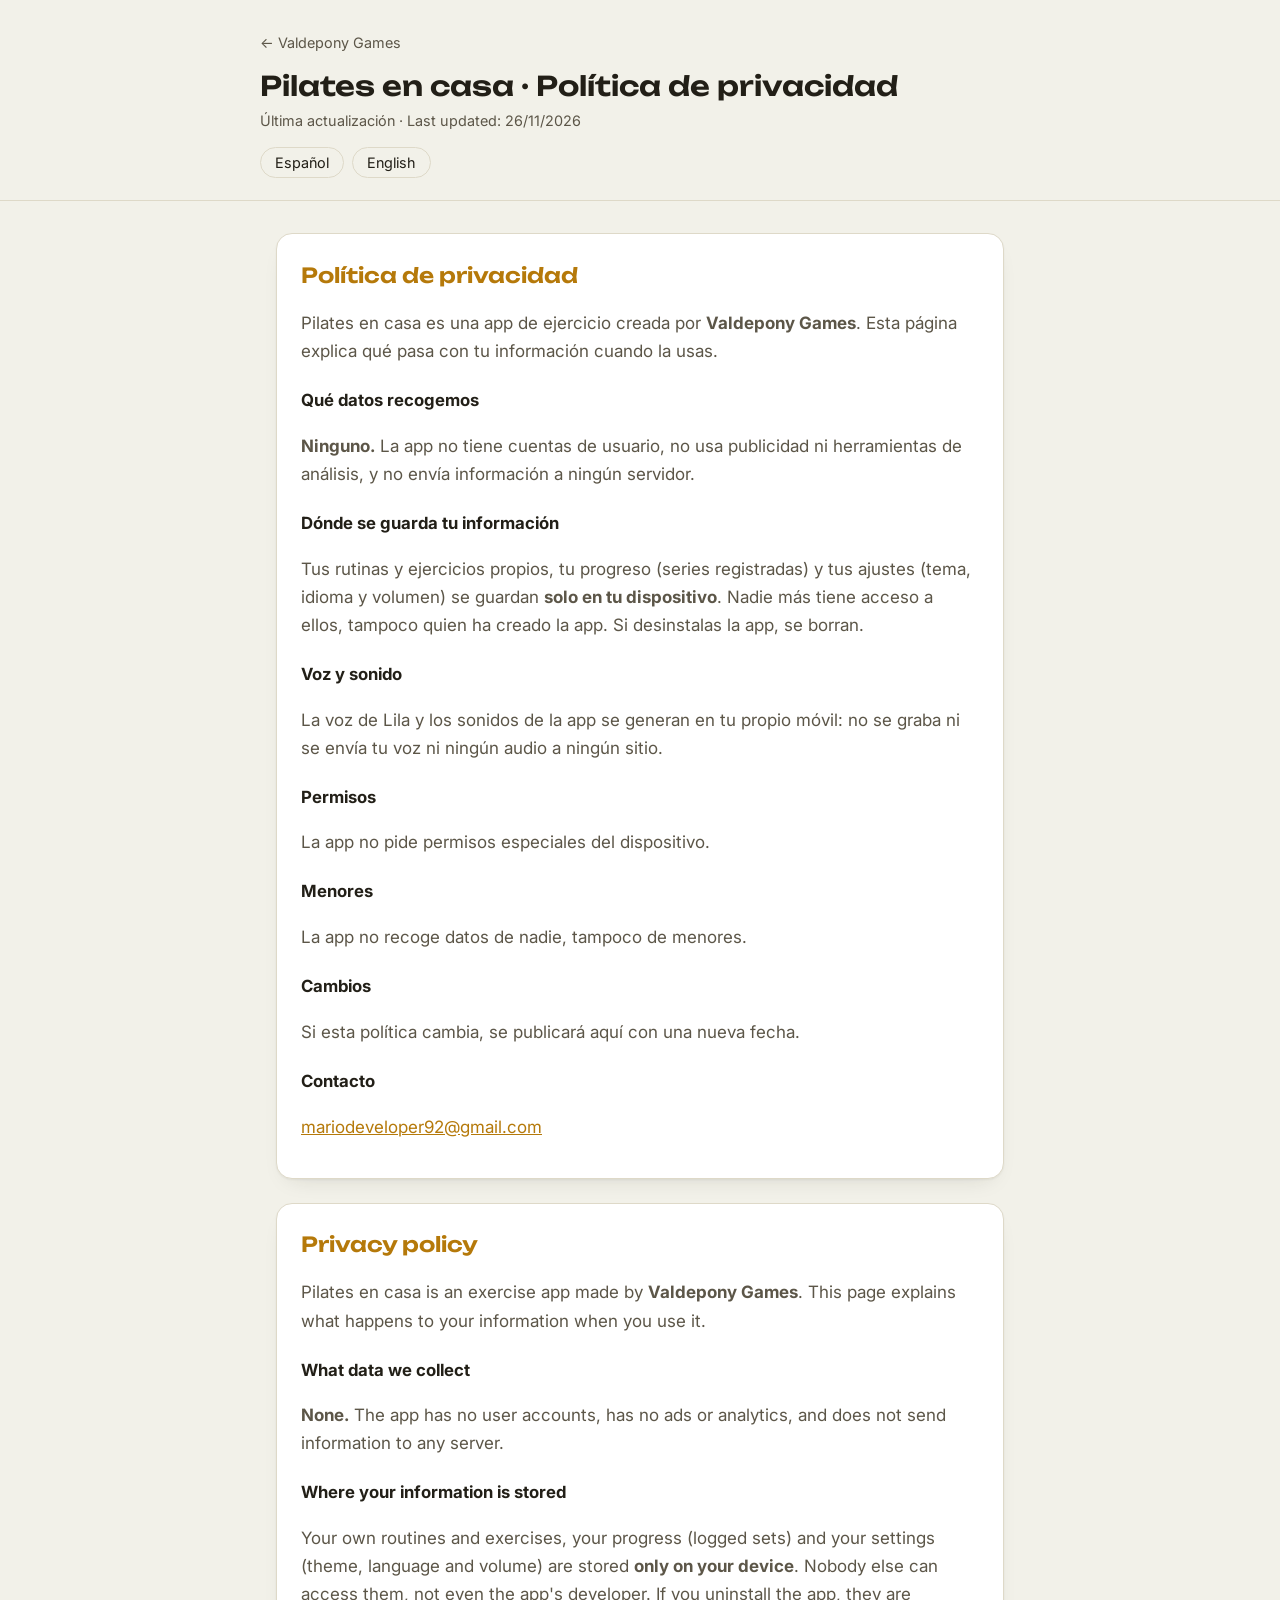
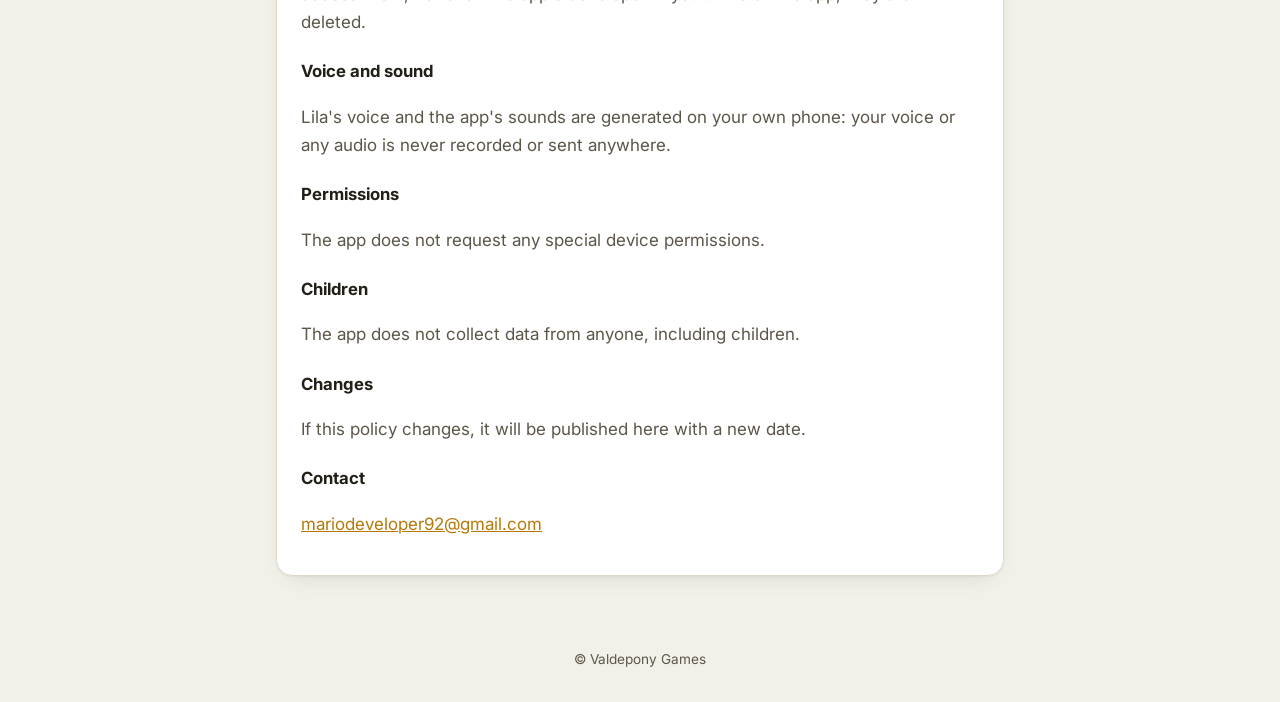
<file: privacidad/pilates-en-casa.html>
<!doctype html>
<html lang="es">
<head>
  <meta charset="utf-8">
  <meta name="viewport" content="width=device-width, initial-scale=1">
  <title>Pilates en casa · Política de privacidad / Privacy policy</title>
  <link rel="icon" href="../img/favicon.svg" type="image/svg+xml">
  <link rel="preconnect" href="https://fonts.googleapis.com">
  <link rel="preconnect" href="https://fonts.gstatic.com" crossorigin>
  <link href="https://fonts.googleapis.com/css2?family=Unbounded:wght@600&family=Inter:wght@400;500;600;700&display=swap" rel="stylesheet">
  <link rel="stylesheet" href="../css/privacy.css">
</head>
<body>
<header>
  <div class="in">
    <a class="back" href="../index.html">← <span data-site="developer">Valdepony Games</span></a>
    <h1>Pilates en casa · Política de privacidad</h1>
    <p class="date">Última actualización · Last updated: 26/11/2026</p>
    <nav class="lang"><a href="#es">Español</a><a href="#en">English</a></nav>
  </div>
</header>
<main>

<section id="es" lang="es">
  <h2>Política de privacidad</h2>
  <p>Pilates en casa es una app de ejercicio creada por <strong data-site="developer">Valdepony Games</strong>. Esta página explica qué pasa con tu información cuando la usas.</p>

  <h3>Qué datos recogemos</h3>
  <p><strong>Ninguno.</strong> La app no tiene cuentas de usuario, no usa publicidad ni herramientas de análisis, y no envía información a ningún servidor.</p>

  <h3>Dónde se guarda tu información</h3>
  <p>Tus rutinas y ejercicios propios, tu progreso (series registradas) y tus ajustes (tema, idioma y volumen) se guardan <strong>solo en tu dispositivo</strong>. Nadie más tiene acceso a ellos, tampoco quien ha creado la app. Si desinstalas la app, se borran.</p>

  <h3>Voz y sonido</h3>
  <p>La voz de Lila y los sonidos de la app se generan en tu propio móvil: no se graba ni se envía tu voz ni ningún audio a ningún sitio.</p>

  <h3>Permisos</h3>
  <p>La app no pide permisos especiales del dispositivo.</p>

  <h3>Menores</h3>
  <p>La app no recoge datos de nadie, tampoco de menores.</p>

  <h3>Cambios</h3>
  <p>Si esta política cambia, se publicará aquí con una nueva fecha.</p>

  <h3>Contacto</h3>
  <p><a data-site="email" href="mailto:mariodeveloper92@gmail.com">mariodeveloper92@gmail.com</a></p>
</section>

<section id="en" lang="en">
  <h2>Privacy policy</h2>
  <p>Pilates en casa is an exercise app made by <strong data-site="developer">Valdepony Games</strong>. This page explains what happens to your information when you use it.</p>

  <h3>What data we collect</h3>
  <p><strong>None.</strong> The app has no user accounts, has no ads or analytics, and does not send information to any server.</p>

  <h3>Where your information is stored</h3>
  <p>Your own routines and exercises, your progress (logged sets) and your settings (theme, language and volume) are stored <strong>only on your device</strong>. Nobody else can access them, not even the app's developer. If you uninstall the app, they are deleted.</p>

  <h3>Voice and sound</h3>
  <p>Lila's voice and the app's sounds are generated on your own phone: your voice or any audio is never recorded or sent anywhere.</p>

  <h3>Permissions</h3>
  <p>The app does not request any special device permissions.</p>

  <h3>Children</h3>
  <p>The app does not collect data from anyone, including children.</p>

  <h3>Changes</h3>
  <p>If this policy changes, it will be published here with a new date.</p>

  <h3>Contact</h3>
  <p><a data-site="email" href="mailto:mariodeveloper92@gmail.com">mariodeveloper92@gmail.com</a></p>
</section>

</main>
<footer>© <span data-site="developer">Valdepony Games</span></footer>
<script src="../js/config.js"></script>
<script src="../js/privacy.js"></script>
</body>
</html>
</file>
<file: css/style.css>
:root {
  --bg: #f2f1e9;
  --bg-alt: #e9e7da;
  --surface: #ffffff;
  --line: #ded9c8;
  --text: #221f17;
  --muted: #5c5648;
  --accent: #b5790a;      /* ámbar del logo, oscurecido para contraste sobre fondo claro */
  --accent-bg: #fdbd3a;   /* amarillo del logo, para fondos de botones */
  --accent-ink: #2a1c02;
  --ok: #2f6b3f;
  --ok-bg: #e4efe1;
  --soon: #8a5a12;
  --soon-bg: #f4e6c8;
  --radius: 18px;
  --font-title: "Unbounded", "Segoe UI", system-ui, sans-serif;
  --font-body: "Inter", system-ui, -apple-system, "Segoe UI", Roboto, sans-serif;
  --shadow-card: 0 1px 2px rgba(34, 31, 23, .05), 0 10px 24px -14px rgba(34, 31, 23, .18);
}

* { box-sizing: border-box; }
html { scroll-behavior: smooth; scroll-padding-top: 72px; }
body {
  margin: 0;
  background: var(--bg);
  color: var(--text);
  font: 16px/1.6 var(--font-body);
  -webkit-font-smoothing: antialiased;
}
img { max-width: 100%; display: block; }
[hidden] { display: none !important; }
a { color: var(--accent); }
.wrap { width: 100%; max-width: 1120px; margin: 0 auto; padding: 0 16px; }

/* ---------- Barra superior ---------- */
.topbar {
  position: sticky; top: 0; z-index: 10;
  background: rgba(242, 241, 233, .88);
  backdrop-filter: blur(10px);
  border-bottom: 1px solid var(--line);
}
.topbar__inner { display: flex; align-items: center; justify-content: space-between; height: 60px; gap: 16px; }
.brand { font-family: var(--font-title); font-weight: 600; color: var(--accent); text-decoration: none; font-size: 1.05rem; letter-spacing: .01em; white-space: nowrap; }
.nav { display: flex; gap: 4px; }
.nav a { color: var(--text); text-decoration: none; font-weight: 500; font-size: .95rem; padding: 6px 10px; border-radius: 8px; }
.nav a:hover { background: var(--surface); color: var(--accent); }

/* ---------- Portada ---------- */
.hero {
  padding: 56px 0 72px;
  text-align: center;
  background:
    radial-gradient(600px 300px at 50% 20%, rgba(253, 189, 58, .22), transparent 70%),
    var(--bg);
}
.hero__inner { display: flex; flex-direction: column; align-items: center; }
.hero__logo { width: auto; height: 220px; filter: drop-shadow(0 10px 24px rgba(181, 121, 10, .18)); }
.hero__tagline { font-size: 1.2rem; color: var(--muted); max-width: 520px; margin: 24px 0 28px; }
.hero__actions { display: flex; gap: 12px; flex-wrap: wrap; justify-content: center; }

/* ---------- Botones ---------- */
.btn {
  display: inline-flex; align-items: center; gap: 10px;
  padding: 12px 22px; border-radius: 999px;
  font-weight: 600; text-decoration: none; font-size: 1rem;
  transition: transform .15s ease, background .15s ease, border-color .15s ease;
}
.btn:hover { transform: translateY(-2px); }
.btn--primary { background: var(--accent-bg); color: var(--accent-ink); }
.btn--ghost { border: 2px solid var(--line); color: var(--text); }
.btn--ghost:hover { border-color: var(--accent); }
.btn--big { font-size: 1.1rem; padding: 14px 26px; word-break: break-all; }
.btn--play {
  background: #000; color: #fff; border: 1px solid #333;
  border-radius: 10px; padding: 7px 16px 7px 12px; line-height: 1.15;
}
.btn--play small { display: block; font-size: .68rem; font-weight: 500; opacity: .85; }
.btn--play strong { display: block; font-size: 1.05rem; }
.btn--play__icon { font-size: 1.3rem; color: #4ade80; }
.btn--play:hover { border-color: #666; }

/* ---------- Secciones ---------- */
.section { padding: 72px 0; }
.section--alt { background: var(--bg-alt); border-block: 1px solid var(--line); }
.section__title { font-family: var(--font-title); font-weight: 600; font-size: clamp(1.5rem, 3.6vw, 2rem); margin: 0 0 6px; color: var(--text); }
.section__lead { color: var(--muted); margin: 0 0 32px; }

/* ---------- Grupos de proyectos (Disponibles ahora / En camino) ---------- */
.project-group { margin-top: 48px; }
.project-group:first-child { margin-top: 0; }
.project-group__head { display: flex; align-items: baseline; justify-content: space-between; gap: 16px; flex-wrap: wrap; margin: 0 0 4px; }
.project-group__head h3 { font-family: var(--font-title); font-weight: 600; font-size: 1.25rem; margin: 0; color: var(--text); }
.project-group__count { font-size: .85rem; font-weight: 600; color: var(--muted); }
.project-group__sub { margin: 0 0 22px; color: var(--muted); font-size: .92rem; max-width: 60ch; }

/* ---------- Tarjetas de proyectos ---------- */
.grid { display: grid; grid-template-columns: repeat(auto-fill, minmax(min(100%, 440px), 1fr)); gap: 24px; }
.card {
  display: flex; flex-direction: column;
  background: var(--surface); border: 1px solid var(--line); border-radius: var(--radius);
  overflow: hidden; box-shadow: var(--shadow-card);
  transition: transform .2s ease, border-color .2s ease;
}
.card:hover { transform: translateY(-4px); border-color: #c9c2ab; }
.card__cover {
  position: relative; display: block; width: 100%; padding: 0; border: 0; margin: 0;
  aspect-ratio: 1200 / 630; overflow: hidden; background: var(--c);
}
button.card__cover { cursor: zoom-in; }
.card__cover img { width: 100%; height: 100%; object-fit: cover; transition: transform .35s ease; }
.card__zoom {
  position: absolute; right: 12px; bottom: 12px;
  background: rgba(34, 31, 23, .8); color: #fff; font: 600 .85rem var(--font-body);
  padding: 6px 12px; border-radius: 999px; opacity: 0; transform: translateY(6px);
  transition: opacity .2s ease, transform .2s ease;
}
button.card__cover:hover img, button.card__cover:focus-visible img { transform: scale(1.04); }
button.card__cover:hover .card__zoom, button.card__cover:focus-visible .card__zoom { opacity: 1; transform: none; }
.card__body { display: flex; flex-direction: column; gap: 12px; padding: 20px; flex: 1; }
.card__meta { display: flex; justify-content: space-between; align-items: center; gap: 8px; }
.card__type { color: var(--muted); font-size: .85rem; font-weight: 500; text-transform: uppercase; letter-spacing: .06em; }
.card__head { display: flex; align-items: center; gap: 14px; }
.card__icon { width: 52px; height: 52px; border-radius: 13px; box-shadow: 0 4px 12px rgba(34, 31, 23, .18); object-fit: cover; flex: none; }
.card__title { font-family: var(--font-title); font-weight: 600; font-size: 1.3rem; margin: 0; }
.card__desc { margin: 0; color: var(--muted); font-size: .97rem; flex: 1; }
.card__actions { display: flex; align-items: center; gap: 12px; flex-wrap: wrap; margin-top: 4px; }
.btn--shots {
  font: inherit; font-weight: 600; font-size: .95rem; cursor: pointer;
  background: transparent; color: var(--text); border: 1px solid var(--line); border-radius: 10px; padding: 11px 16px;
}
.btn--shots:hover { border-color: var(--accent); color: var(--accent); }
.link { color: var(--muted); font-size: .9rem; align-self: flex-start; }
.link:hover { color: var(--accent); }

.badge { font-size: .75rem; font-weight: 700; padding: 3px 10px; border-radius: 999px; background: var(--soon-bg); color: var(--soon); white-space: nowrap; }
.badge--ok { background: var(--ok-bg); color: var(--ok); }

.chips { list-style: none; display: flex; flex-wrap: wrap; gap: 6px; padding: 0; margin: 0; }
.chips li { font-size: .78rem; padding: 2px 10px; border-radius: 999px; border: 1px solid var(--line); color: var(--muted); }

/* ---------- Nosotros ---------- */
.about p { font-size: 1.08rem; color: var(--muted); max-width: 720px; }
.values { list-style: none; padding: 0; margin: 28px 0 0; display: flex; flex-wrap: wrap; gap: 12px; }
.values li { background: var(--surface); border: 1px solid var(--line); border-radius: 12px; padding: 10px 16px; font-weight: 500; }
.values span { margin-right: 6px; }

/* ---------- Contacto ---------- */
.contact { text-align: center; }
.contact .section__lead { margin-inline: auto; max-width: 520px; }
.social { display: flex; justify-content: center; gap: 18px; margin-top: 24px; flex-wrap: wrap; }
.social a {
  color: var(--text); font-weight: 600; text-decoration: none;
  border: 2px solid var(--line); border-radius: 999px; padding: 10px 20px;
  transition: border-color .15s ease, color .15s ease;
}
.social a:hover { border-color: var(--accent); color: var(--accent); }

/* ---------- Pie ---------- */
.footer { border-top: 1px solid var(--line); padding: 28px 0; color: var(--muted); font-size: .9rem; }
.footer__inner { display: flex; justify-content: space-between; align-items: center; gap: 16px; flex-wrap: wrap; }
.footer p { margin: 0; }
.footer__links { display: flex; gap: 16px; flex-wrap: wrap; }
.footer__links a { color: var(--muted); }
.footer__links a:hover { color: var(--accent); }

/* ---------- Galería de capturas (fondo oscuro a propósito: así se ven mejor las fotos) ---------- */
body.no-scroll { overflow: hidden; }
.gallery {
  width: 100vw; height: 100dvh; max-width: none; max-height: none; margin: 0; padding: 0; border: 0;
  background: rgba(14, 12, 8, .97); color: #f4f1ea;
  display: none; flex-direction: column;
}
.gallery[open] { display: flex; }
.gallery::backdrop { background: rgba(0, 0, 0, .6); }
.gallery__head { display: flex; align-items: center; gap: 14px; padding: 14px 16px; }
.gallery__title { font-family: var(--font-title); font-weight: 600; font-size: 1.2rem; margin: 0; color: var(--accent-bg); }
.gallery__count { color: #cfc9b8; font-size: .9rem; flex: 1; }
.gallery__close, .gallery__nav {
  font: inherit; cursor: pointer; color: #fff; background: rgba(255, 255, 255, .1);
  border: 1px solid rgba(255, 255, 255, .15); border-radius: 999px;
}
.gallery__close { width: 42px; height: 42px; font-size: 1.1rem; }
.gallery__close:hover, .gallery__nav:hover:not(:disabled) { background: rgba(255, 255, 255, .2); }
.gallery__stage { position: relative; flex: 1; min-height: 0; display: flex; align-items: center; }
.gallery__track {
  display: flex; gap: 24px; height: 100%; width: 100%;
  overflow-x: auto; scroll-snap-type: x mandatory; scrollbar-width: none; padding: 0 8vw;
}
.gallery__track::-webkit-scrollbar { display: none; }
.gallery__slide { flex: none; height: 100%; margin: 0; display: flex; align-items: center; justify-content: center; scroll-snap-align: center; }
.gallery__slide img { max-height: 100%; max-width: 84vw; width: auto; height: auto; object-fit: contain; border-radius: 12px; box-shadow: 0 16px 40px rgba(0, 0, 0, .6); }
.gallery__nav { position: absolute; top: 50%; transform: translateY(-50%); z-index: 1; width: 52px; height: 52px; font-size: 2rem; line-height: 1; }
.gallery__nav--prev { left: 16px; }
.gallery__nav--next { right: 16px; }
.gallery__nav:disabled { opacity: .25; cursor: default; }
.gallery__caption { text-align: center; margin: 0; padding: 14px 16px 20px; color: #cfc9b8; min-height: 1.6em; }

/* ---------- Móvil ---------- */
@media (max-width: 600px) {
  .nav a { padding: 6px 6px; font-size: .85rem; }
  .brand { font-size: 1rem; }
  .hero { padding: 36px 0 52px; }
  .hero__logo { height: 170px; }
  .section { padding: 52px 0; }
  .grid { grid-template-columns: 1fr; }
  .gallery__nav { display: none; }
  .gallery__track { gap: 12px; padding: 0 6vw; }
  .gallery__slide img { max-width: 88vw; }
}
@media (max-width: 380px) {
  .nav a:first-child { display: none; }
}
</file>
<file: css/privacy.css>
:root { --bg: #f2f1e9; --surface: #ffffff; --line: #ded9c8; --text: #221f17; --muted: #5c5648; --accent: #b5790a; }
* { box-sizing: border-box; }
body { margin: 0; background: var(--bg); color: var(--text); font: 17px/1.65 "Inter", system-ui, -apple-system, "Segoe UI", Roboto, sans-serif; }
a { color: var(--accent); }
header { border-bottom: 1px solid var(--line); padding: 28px 16px 22px; }
header .in, main { max-width: 760px; margin: 0 auto; }
.back { display: inline-block; margin-bottom: 14px; font-size: .9rem; color: var(--muted); text-decoration: none; }
.back:hover { color: var(--accent); }
h1 { margin: 0; font-size: 1.7rem; line-height: 1.25; font-family: "Unbounded", "Inter", sans-serif; font-weight: 600; }
.date { margin: 6px 0 0; color: var(--muted); font-size: .9rem; }
nav.lang { display: flex; gap: 8px; margin-top: 14px; flex-wrap: wrap; }
nav.lang a { border: 1px solid var(--line); border-radius: 999px; padding: 3px 14px; text-decoration: none; color: var(--text); font-size: .9rem; }
nav.lang a:hover { border-color: var(--accent); }
main { padding: 8px 16px 48px; }
section { background: var(--surface); border: 1px solid var(--line); border-radius: 16px; padding: 6px 24px 20px; margin: 24px 0; box-shadow: 0 1px 2px rgba(34, 31, 23, .05), 0 10px 24px -14px rgba(34, 31, 23, .18); }
h2 { color: var(--accent); font-family: "Unbounded", "Inter", sans-serif; font-weight: 600; font-size: 1.3rem; }
h3 { margin: 22px 0 4px; font-size: 1.05rem; }
p, li { color: var(--muted); }
footer { text-align: center; color: var(--muted); font-size: .85rem; padding: 0 16px 32px; }
</file>
